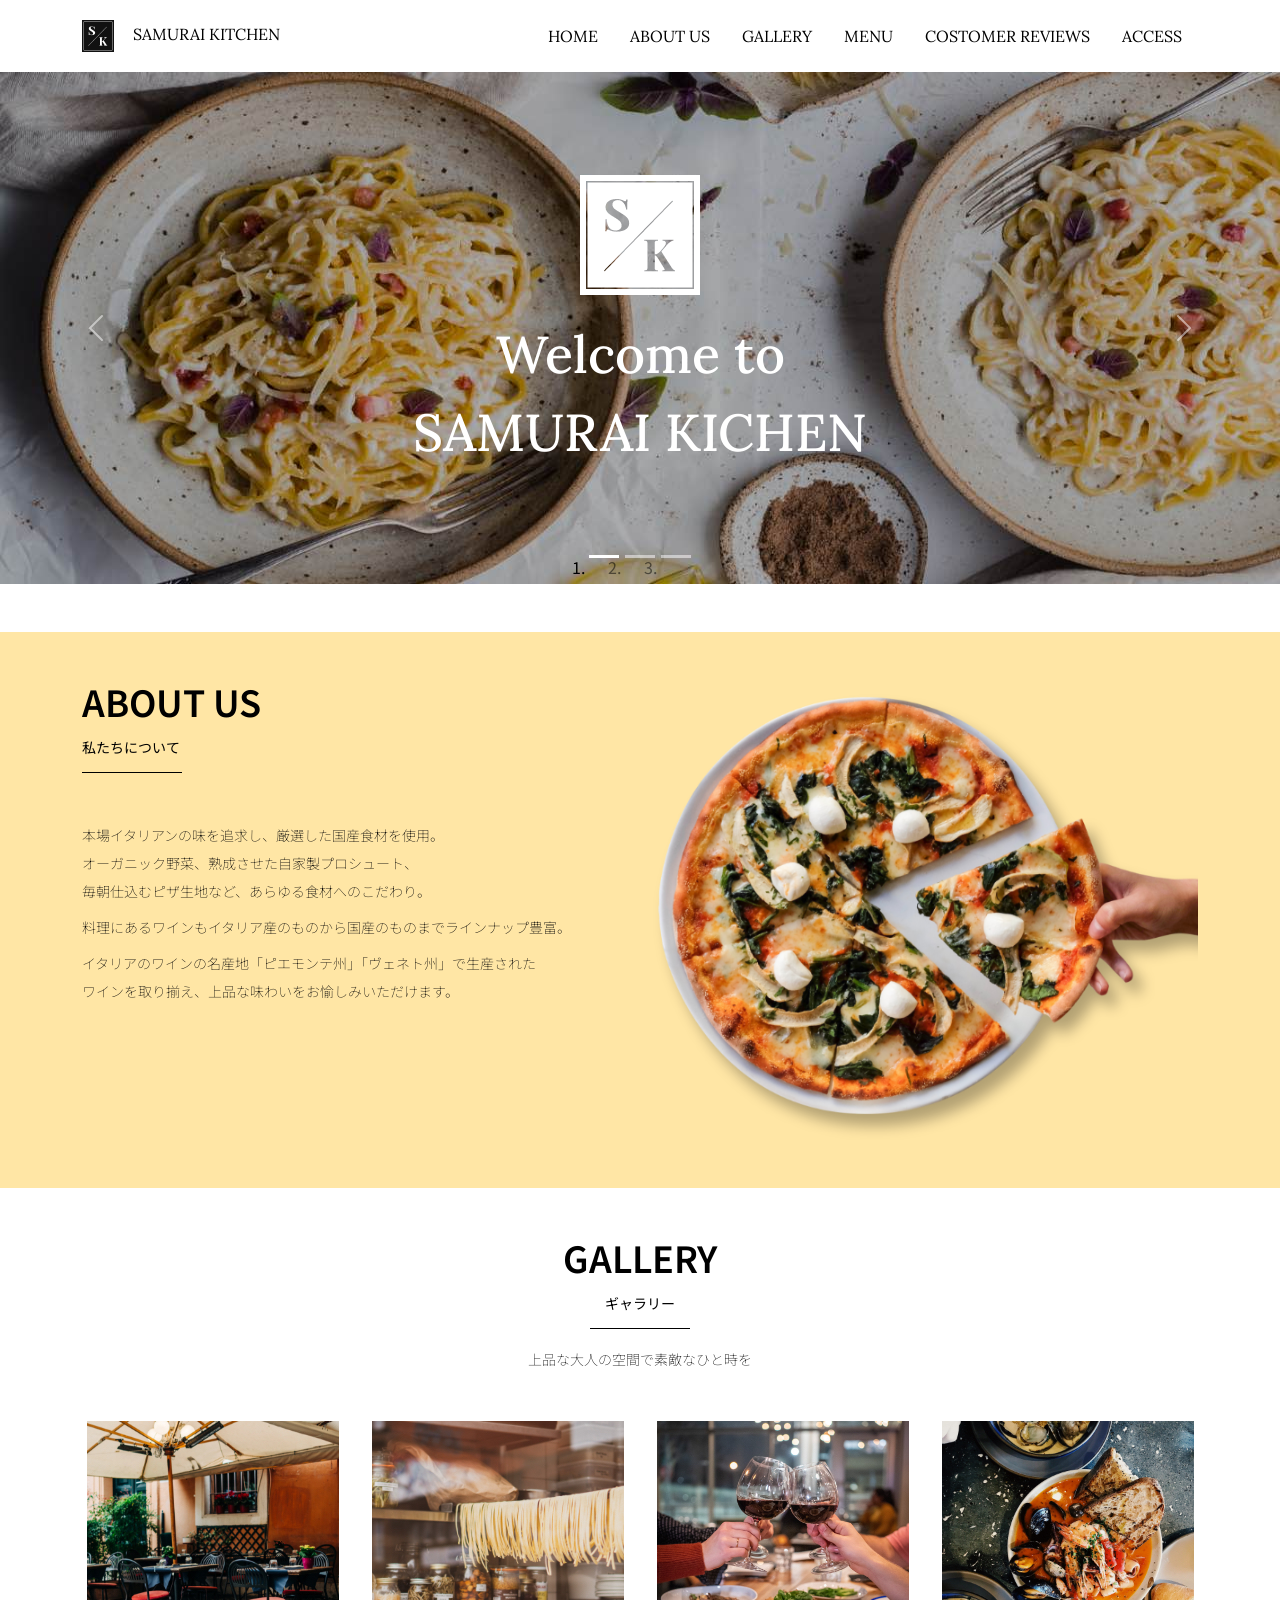
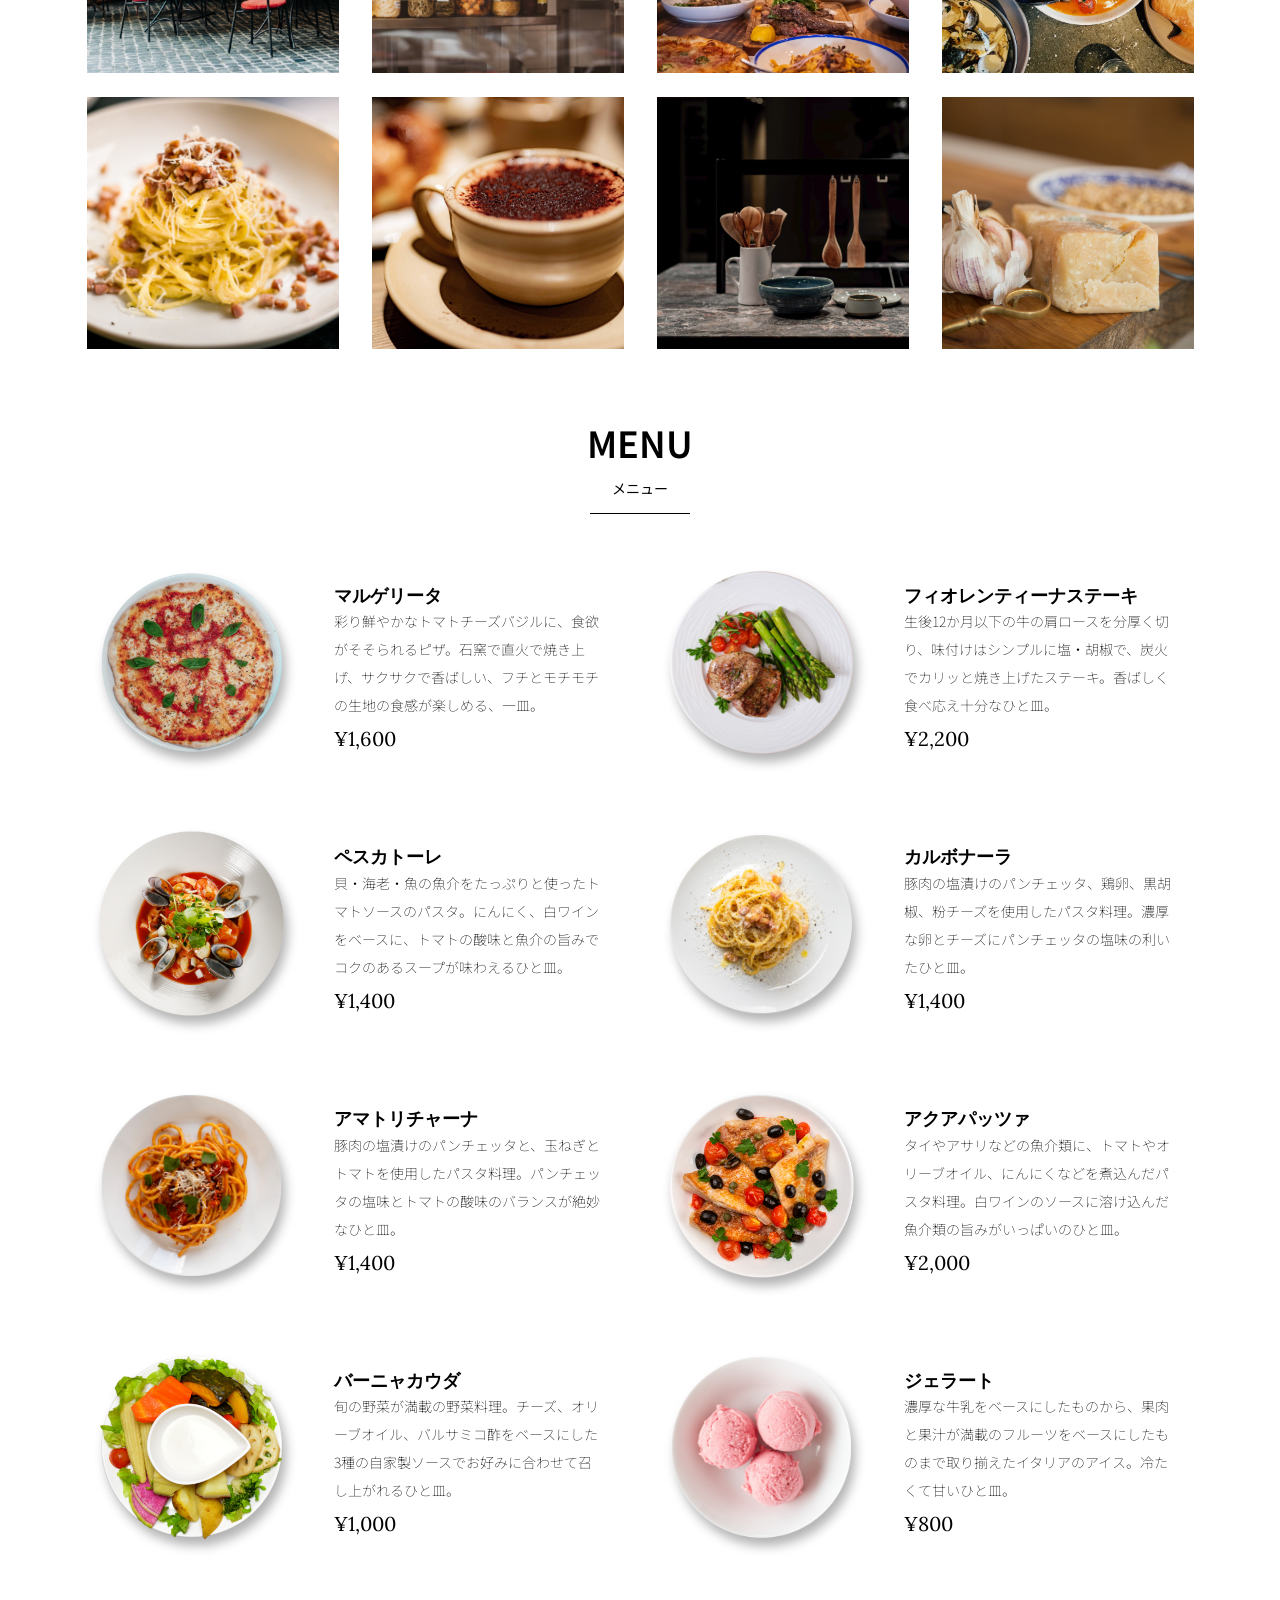
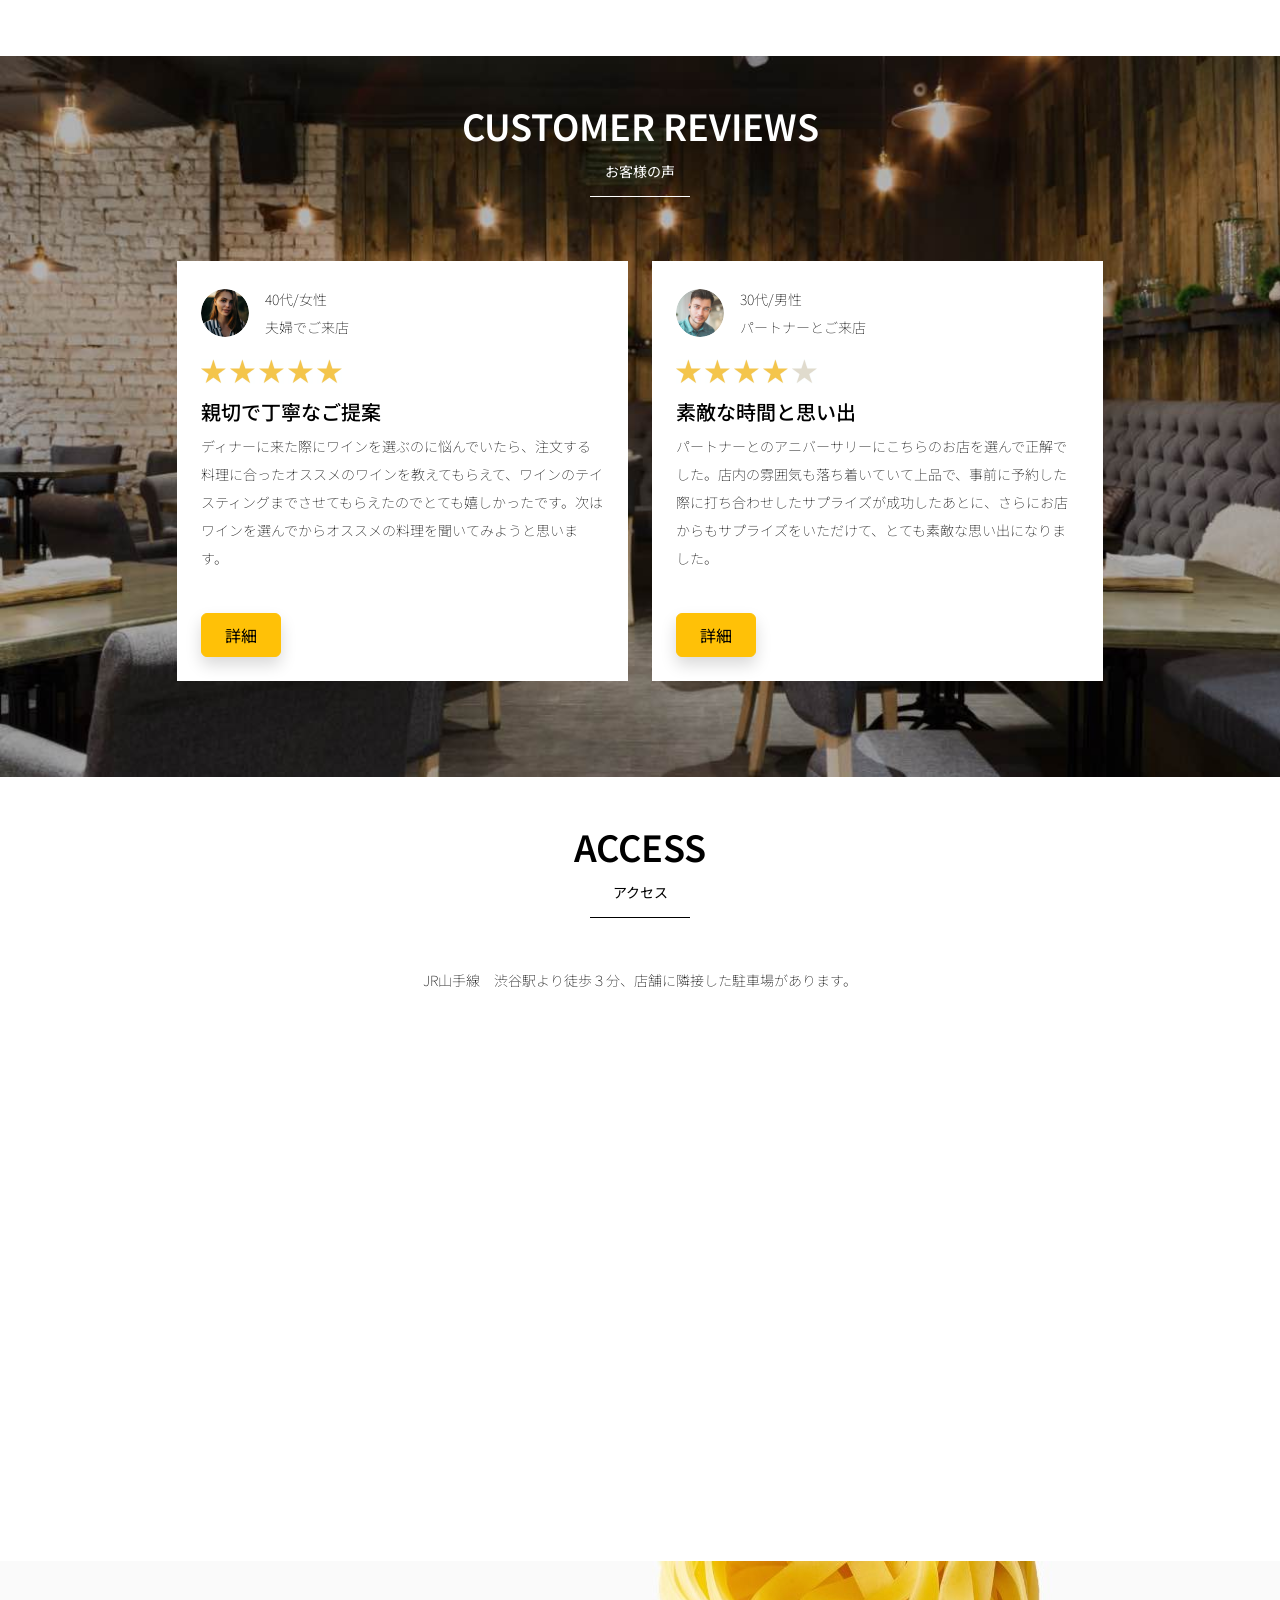
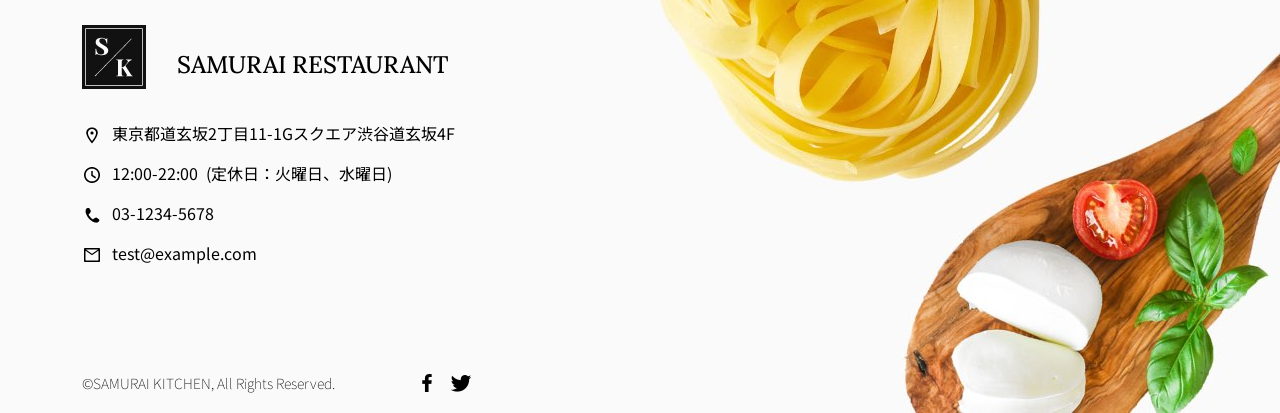
<file: code_for_design_comp/index.html>
<!doctype html>
<html lang="ja">

<head>
  <meta charset="utf-8">
  <meta name="viewport" content="width=device-width, initial-scale=1">
  <meta name="description" content="">
  <meta name="author" content="SAMURAI ENGINEER">
  <title>SAMURAI XD_HTML教材</title>

  <!--　先にBootstrapのcssを読み込む　-->
  <!--  bootstrap.min.cssの読み込み -->
  <link href="https://cdn.jsdelivr.net/npm/bootstrap@5.0.0-beta1/dist/css/bootstrap.min.css" rel="stylesheet"
    integrity="sha384-giJF6kkoqNQ00vy+HMDP7azOuL0xtbfIcaT9wjKHr8RbDVddVHyTfAAsrekwKmP1" crossorigin="anonymous">
  <!--  bootstrap.bundle.min.jsの読み込み -->
  <script src="https://cdn.jsdelivr.net/npm/bootstrap@5.0.0-beta1/dist/js/bootstrap.bundle.min.js"
    integrity="sha384-ygbV9kiqUc6oa4msXn9868pTtWMgiQaeYH7/t7LECLbyPA2x65Kgf80OJFdroafW" crossorigin="anonymous" defer>
  </script>

  <!--  Google Font読み込み -->
  <link rel="preconnect" href="https://fonts.gstatic.com">
  <link href="https://fonts.googleapis.com/css2?family=Lora&display=swap" rel="stylesheet">
  <link href="https://fonts.googleapis.com/css2?family=Noto+Sans+JP:wght@300&display=swap" rel="stylesheet">
  <!--  Font Awesome -->
  <link rel="stylesheet" href="https://use.fontawesome.com/releases/v5.1.0/css/all.css"
    integrity="sha384-lKuwvrZot6UHsBSfcMvOkWwlCMgc0TaWr+30HWe3a4ltaBwTZhyTEggF5tJv8tbt" crossorigin="anonymous">
    <!-- Bootstrapの読み込みのlinkタグよりも後ろに、style.cssを読み込むlinkタグを記述する　-->
    <!-- 今回作成する styles.cssの読み込み -->
  <link href="stylesheet/style.css" rel="stylesheet">
  <!-- ************************************************  -->
</head>

<body>
  <main>
    <!--  ナビゲーションバー開始 -->

  <!-- 親要素　navbarでナビゲーションバー作成。navbar-expand-lgで画面幅が広いときハンバーガーボタンを非表示。 -->  
  <nav class="navbar navbar-expand-lg">
     <!--子要素 navbarのコンテナ -->
    <div class="container">
      <!-- 孫要素　navbar-brandはロゴ部分。独自クラスのmy_navbar_brandで細かな調整。 -->
      <a class="navbar-brand my_navbar_brand">
        <!-- ロゴのアイコンを配置。navbar_brand_logoは独自クラス。 -->
        <img class="img-fluid navbar_brand_logo" src="img/site_logo.png" alt="サイトアイコン">
        <span>SAMURAI KITCHEN</span>
      </a>
      <!-- 孫要素　navbar-togglerはハンバーガーボタンを表示・非表示にするクラス。 -->
      <div class="navbar-toggler hamburger_menu" data-bs-toggle="collapse" data-bs-target="#navbarNav"
      aria-controls="navbarNav" aria-expanded="false" aria-label="Toggle navigation">
    <input type="checkbox" id="hamburger_btn_check">
    <label for="hamburger_btn_check" class="hamburger_btn">
      <img class="btn_open" src="img/button_open.png" alt="ナビゲーションバーのボタン">
      <img class="btn_close" src="img/button_close.png" alt="ナビゲーションバーのボタン">
    </label>
    </div>

<!-- 孫要素　これ以降がナビゲーションメニュー部分。説明は後述。 -->
  <div class="collapse navbar-collapse justify-content-end" id="navbarNav">
      <ul class="navbar-nav">
        <li class="nav-item px-2">
          <a class="nav-link my_nav_link my-2" aria-current="page" href="#">HOME</a>
        </li>

        <li class="nav-item px-2">
          <a class="nav-link my_nav_link my-2" href="#about">ABOUT US</a>
        </li>

        <li class="nav-item px-2">
          <a class="nav-link my_nav_link my-2" href="#gallery">GALLERY</a>
        </li>

        <li class="nav-item px-2">
          <a class="nav-link my_nav_link my-2" href="#menu">MENU</a>
        </li>

        <li class="nav-item px-2">
          <a class="nav-link my_nav_link my-2" href="#review">COSTOMER REVIEWS</a>
        </li>

        <li class="nav-item px-2">
          <a class="nav-link my_nav_link my-2" href="#access">ACCESS</a>
        </li>
        
      </ul>
     </div>
    </div>
  </nav>
    <!--  ナビゲーションバー終了 -->

    <!--  カルーセル開始 -->
    <!-- idのmyCaruselはインジケーター部分のdata-bs-targetと紐づく必要がある。mb-5でした方向に余白追加。-->
   <div id="myCarousel" class="carousel slide mb-5" data-bs-ride="carousel">

      <!--インジケーター部分-->
      <ol class="carousel-indicators">
        <!--この箇所と前述のidは紐づいている。data-bs-slide-toの番号がカルーセルの順番。-->
        <li data-bs-target="#myCarousel" data-bs-slide-to="0" class="active"></li>
        <li data-bs-target="#myCarousel" data-bs-slide-to="1"></li>
        <li data-bs-target="#myCarousel" data-bs-slide-to="2"></li>
      </ol>

      <!-- carousel-inner:カルーセルのキャプションと背景画像の部分。現在は1枚目だけ表示。-->
       <div class="carousel-inner">
        <div class="carousel-item active">
          <img src="img/slider-1.jpg" alt="SAMURAI KICHEN-1">
          <div class="carousel-caption">
          <h1 class="my_carousel_caption">
            Welcome to<br>
            SAMURAI KICHEN
          </h1>
        </div>
       </div>
        <!--カルーセル２枚目-->
       <div class="carousel-item">
          <img src="img/slider-2.jpg" alt="サンプル画像">
          <div class="carousel-caption">
            <h1 class="my_carousel_caption">
              The fabulous combination of&nbsp;wine&nbsp;and&nbsp;food
            </h1>
        </div>
       </div>
       <!--カルーセル３枚目-->
       <div class="carousel-item">
          <img src="img/slider-3.jpg" alt="サンプル画像">
          <div class="carousel-caption">
            <h1 class="my_carousel_caption">
              Get the Italian taste<br>
              at the SAMURAI&nbsp;KITCHEN
            </h1>
          </div>
        </div>
       </div>

    <!--コントロールボタン　左側-->
    <a class="carousel-control-prev" href="#myCarousel" role="button" data-bs-slide="prev">
      <span class="carousel-control-prev-icon" aria-hidden="true"></span>
      <span class="visually-hidden">Previous</span>
    </a>

    <!--コントロールボタン　右側-->
    <a class="carousel-control-next" href="#myCarousel" role="button" data-bs-slide="next">
      <span class="carousel-control-next-icon" aria-hidden="true"></span>
    </a>
  </div>
    <!-- カルーセル終了 -->

    <!-- アバウトセクション開始 -->
    <section class="about_us_bg" id="about">
    <!--コンテンツの中央揃え。上下方向にパディング（サイズ５）。下方向にマージン（サイズ５）。-->
      <div class="container py-5 mb-5">

        <!--rowクラス（行）-->
        <div class="row">
          <!--左側カラム（６/12分割）-->
          <div class="col-lg-6 text-left">
            <!--上下方向にパディング（サイズ５）-->
            <div class="mb-5">
              <!--下方向にマージン（サイズ５）-->
              <h2 class="section_title about mb-5">
                ABOUT US
              </h2>
              <!--下方向にマージン（サイズ２）-->
              <p class="mb-2">
                本場イタリアンの味を追求し、厳選した国産食材を使用。<br>
                オーガニック野菜、熟成させた自家製プロシュート、<br>
                毎朝仕込むピザ生地など、あらゆる食材へのこだわり。<br>
              </p>
              <!--下方向にマージン（サイズ２）-->
              <p class="mb-2">
                料理にあるワインもイタリア産のものから国産のものまでラインナップ豊富。<br>
              </p>
              <!--下方向にマージン（サイズ２）-->
              <p class="mb-2">
                イタリアのワインの名産地「ピエモンテ州」「ヴェネト州」で生産された<br>
                ワインを取り揃え、上品な味わいをお愉しみいただけます。<br>
              </p>
            </div>
          </div>

          <!--右側カラム（6/12分割)-->
          <div class="col-lg-6">
            <!--画像を配置-->
            <img src="img/img-about-us.png" class="img-fluid" alt="pizza">
          </div>
        </div>
      </div>
    </section>
    <!--  アバウトセクション終了 -->

    <!--  ギャラリーセクション開始 -->
    <section id="gallery">
      <div class="container mb-5">
        <h2 class="mb-3 section_title gallery text-center">GALLERY</h2>
        <p class="text-center mb-5">
          上品な大人の空間で素敵なひと時を
        </p>
        <div class="row">
          <div class="col-6 col-lg-3 mb-4 d-flex justify-content-center">
            <img class="img-fluid" src="img/gallery-1.jpg" alt="サンプル画像">
          </div>

          <div class="col-6 col-lg-3 mb-4 d-flex justify-content-center">
            <img class="img-fluid" src="img/gallery-2.jpg" alt="サンプル画像">
          </div>

          <div class="col-6 col-lg-3 mb-4 d-flex justify-content-center">
            <img class="img-fluid" src="img/gallery-3.jpg" alt="サンプル画像">
          </div>

          <div class="col-6 col-lg-3 mb-4 d-flex justify-content-center">
            <img class="img-fluid" src="img/gallery-4.jpg" alt="サンプル画像">
          </div>

          <div class="col-6 col-lg-3 mb-4 d-flex justify-content-center">
            <img class="img-fluid" src="img/gallery-5.jpg" alt="サンプル画像">
          </div>

          <div class="col-6 col-lg-3 mb-4 d-flex justify-content-center">
            <img class="img-fluid" src="img/gallery-6.jpg" alt="サンプル画像">
          </div>

          <div class="col-6 col-lg-3 mb-4 d-flex justify-content-center">
            <img class="img-fluid" src="img/gallery-7.jpg" alt="サンプル画像">
          </div>

          <div class="col-6 col-lg-3 mb-4 d-flex justify-content-center">
            <img class="img-fluid" src="img/gallery-8.jpg" alt="サンプル画像">
          </div>

        </div>
     </div>
    </section>
    <!--  ギャラリーセクション終了 -->

    <!--  メニューセクション -->
    <section id="menu">
      <div class="container">
        <div class="row">
          <div class="col-lg-12">
            <h2 class="section_title menu text-center mb-5">MENU</h2>
          </div>
        </div>
      </div>

      <div class="container mb-5">
        <div class="row">
          <div class="col-12 col-lg-6">
            <div class="row g-0 mb-4">
              <div class="col-12 col-lg-5 text-center">
                <img src="img/margherita.png" class="img-fluid" alt="マルゲリータ">
              </div>
              <div class="col-12 col-lg-7 p-4">
              <h4 class="mb-0 menu_title">マルゲリータ</h4>
                <p class="my-auto">彩り鮮やかなトマトチーズバジルに、食欲がそそられるピザ。石窯で直火で焼き上げ、サクサクで香ばしい、フチとモチモチの生地の食感が楽しめる、一皿。</p>
                <p class="menu_price">¥1,600</p>
              </div>
            </div>
          </div>

          <div class="col-12 col-lg-6">
            <div class="row g-0 mb-4">
              <div class="col-12 col-lg-5 text-center">
              <img src="img/steak.png" class="img-fluid" alt="フィオレンティーナステーキ">
              </div>
              <div class="col-12 col-lg-7 p-4">
                <h4 class="mb-0 menu_title">フィオレンティーナステーキ</h4>
                <p class="my-auto">生後12か月以下の牛の肩ロースを分厚く切り、味付けはシンプルに塩・胡椒で、炭火でカリッと焼き上げたステーキ。香ばしく食べ応え十分なひと皿。</p>
                <p class="menu_price">¥2,200</p>
              </div>
            </div>
          </div>

          <div class="col-12 col-lg-6">
            <div class="row g-0 mb-4">
              <div class="col-12 col-lg-5 text-center">
                <img src="img/pescatore.png" class="img-fluid" alt="ペスカトーレ">
              </div>
              <div class="col-12 col-lg-7 p-4">
                <h4 class="mb-0 menu_title">ペスカトーレ</h4>
                <p class="my-auto">貝・海老・魚の魚介をたっぷりと使ったトマトソースのパスタ。にんにく、白ワインをベースに、トマトの酸味と魚介の旨みでコクのあるスープが味わえるひと皿。</p>
                <p class="menu_price">¥1,400</p>
              </div>
            </div>
          </div>

          <div class="col-12 col-lg-6">
            <div class="row g-0 mb-4">
              <div class="col-12 col-lg-5 text-center">
                <img src="img/carbonara.png" class="img-fluid" alt="カルボナーラ">
              </div>
              <div class="col-12 col-lg-7 p-4">
                <h4 class="mb-0 menu_title">カルボナーラ</h4>
                <p class="my-auto">豚肉の塩漬けのパンチェッタ、鶏卵、黒胡椒、粉チーズを使用したパスタ料理。濃厚な卵とチーズにパンチェッタの塩味の利いたひと皿。</p>
                <p class="menu_price">¥1,400</p>
              </div>
            </div>
          </div>

          <div class="col-12 col-lg-6">
            <div class="row g-0 mb-4">
              <div class="col-12 col-lg-5 text-center">
                <img src="img/amatriciana.png" class="img-fluid" alt="アマトリチャーナ">
              </div>
              <div class="col-12 col-lg-7 p-4">
                <h4 class="mb-0 menu_title">アマトリチャーナ</h4>
                <p class="my-auto">豚肉の塩漬けのパンチェッタと、玉ねぎとトマトを使用したパスタ料理。パンチェッタの塩味とトマトの酸味のバランスが絶妙なひと皿。</p>
                <p class="menu_price">¥1,400</p>
              </div>
            </div>
          </div>

          <div class="col-12 col-lg-6">
            <div class="row g-0 mb-4">
              <div class="col-12 col-lg-5 text-center">
                <img src="img/acqua-pazza.png" class="img-fluid" alt="アクアパッツァ">
              </div>
              <div class="col-12 col-lg-7 p-4">
                <h4 class="mb-0 menu_title">アクアパッツァ</h4>
                <p class="my-auto">タイやアサリなどの魚介類に、トマトやオリーブオイル、にんにくなどを煮込んだパスタ料理。白ワインのソースに溶け込んだ魚介類の旨みがいっぱいのひと皿。</p>
                <p class="menu_price">¥2,000</p>
              </div>
            </div>
          </div>

          <div class="col-12 col-lg-6">
            <div class="row g-0 mb-4">
              <div class="col-12 col-lg-5 text-center">
                <img src="img/bagna-cauda.png" class="img-fluid" alt="バーニャカウダ">
              </div>
              <div class="col-12 col-lg-7 p-4">
                <h4 class="mb-0 menu_title">バーニャカウダ</h4>
                <p class="my-auto">旬の野菜が満載の野菜料理。チーズ、オリーブオイル、バルサミコ酢をベースにした3種の自家製ソースでお好みに合わせて召し上がれるひと皿。</p>
                <p class="menu_price">¥1,000</p>
              </div>
            </div>
          </div>

          <div class="col-12 col-lg-6">
            <div class="row g-0 mb-4">
              <div class="col-12 col-lg-5 text-center">
                <img src="img/gelato.png" class="img-fluid" alt="ジェラート">
              </div>
              <div class="col-12 col-lg-7 p-4">
                <h4 class="mb-0 menu_title">ジェラート</h4>
                <p class="my-auto">濃厚な牛乳をベースにしたものから、果肉と果汁が満載のフルーツをベースにしたものまで取り揃えたイタリアのアイス。冷たくて甘いひと皿。</p>
                <p class="menu_price">¥800</p>
              </div>
            </div>
          </div>
        </div>
      </div>
    </section>
    <!-- メニューセクション終了 -->

       <!-- レビューセクション開始 -->
    <section id="review">
    <!-- review_wrapper で背景画像を設定します -->
     <div class="review_wrapper">

       <!-- container部分 -->
       <div class="container py-5 mb-5">

         <!-- 中央揃えでタイトルを表示 -->
         <div class="text-center mb-5">
           <h2 class="section_title review text-center text-white">CUSTOMER REVIEWS</h2>
         </div>

         <!-- row部分：左右のカラムを中央揃え -->
         <div class="row pb-5 justify-content-center">

           <!-- 左側カラム -->
           <div class="col-12 col-lg-5 mt-3">

             <!-- 背景を白色に設定 -->
             <div class="bg-white h_420">

               <!-- 内側にパディング4 -->
               <div class="p-4">

                 <!-- 顔写真と年齢などのテキストはd-flexで横並びにする　中央揃え -->
                 <div class="d-flex align-items-center">
                   <!-- お客様の画像を配置 -->
                   <img src="img/customer-woman.png" class="reviewer_img" alt="サンプル画像">
                   <div>
                     <!-- お客様情報のテキスト -->
                     <p class="my-0">40代/女性</p>
                     <p class="my-0">夫婦でご来店</p>
                   </div>
                 </div>

                 <div class="my-3">
                   <!-- 星の画像を表示 -->
                   <img src="img/star-point.png" class="star_img" alt="star">
                   <img src="img/star-point.png" class="star_img" alt="star">
                   <img src="img/star-point.png" class="star_img" alt="star">
                   <img src="img/star-point.png" class="star_img" alt="star">
                   <img src="img/star-point.png" class="star_img" alt="star">
                 </div>

                 <!-- レビュータイトル -->
                 <h5>親切で丁寧なご提案</h5>
                 <!-- レビュー内容 -->
                 <p>
                   ディナーに来た際にワインを選ぶのに悩んでいたら、注文する料理に合ったオススメのワインを教えてもらえて、ワインのテイスティングまでさせてもらえたのでとても嬉しかったです。次はワインを選んでからオススメの料理を聞いてみようと思います。
                 </p>

                 <!-- 黄色のボタンを配置 -->
                 <button type="button" class="btn btn-warning shadow fix_bottom">詳細</button>
               </div>
             </div>
           </div>

           <!-- 右側カラム：左側カラムと内容が同じなので説明は省略 -->
           <div class="col-12 col-lg-5 mt-3">
             <div class="bg-white h_420">
               <div class="p-4">
                 <div class="d-flex align-items-center">
                   <img src="img/customer-man.png" class="reviewer_img" alt="サンプル画像">
                   <div>
                     <p class="my-0">30代/男性</p>
                     <p class="my-0">パートナーとご来店</p>
                   </div>
                 </div>
                 <div class="my-3">
                   <img src="img/star-point.png" class="star_img" alt="star">
                   <img src="img/star-point.png" class="star_img" alt="star">
                   <img src="img/star-point.png" class="star_img" alt="star">
                   <img src="img/star-point.png" class="star_img" alt="star">
                   <img src="img/star-no-point.png" class="star_img" alt="no-star">
                 </div>
                 <h5>素敵な時間と思い出</h5>
                 <p>
                   パートナーとのアニバーサリーにこちらのお店を選んで正解でした。店内の雰囲気も落ち着いていて上品で、事前に予約した際に打ち合わせしたサプライズが成功したあとに、さらにお店からもサプライズをいただけて、とても素敵な思い出になりました。
                 </p>
                 <button type="button" class="btn btn-warning shadow fix_bottom">詳細</button>
               </div>
             </div>
           </div>
         </div>
       </div>
     </div>
    </section>
   
    <!-- レビューセクション終了 -->

    <!--アクセスセクション開始 -->
    <section id="access">
      <div class="container">

        <div class="row">
          <div class="col-lg-12 text-center mb-5">
            <h2 class="section_title text-center access mb-5">ACCESS</h2> 
            <p>JR山手線　渋谷駅より徒歩３分、店舗に隣接した駐車場があります。</p>
          </div>
        </div>
      </div>
      
      <div class="container mb-5 px-2">
        <!--この部分にマップ配置-->
        <iframe 
        src="https://www.google.com/maps/embed?pb=!1m18!1m12!1m3!1d3240.060393772694!2d139.7747129!3d35.7001314!2m3!1f0!2f0!3f0!3m2!1i1024!2i768!4f13.1!3m3!1m2!1s0x60188b602972bb83%3A0xa6b553df33a5bd04!2zU0FNVVJBSSBFTkdJTkVFUiDkvo3jgqjjg7Pjgrjjg4vjgqI!5e0!3m2!1sja!2sjp!4v1795409933663!5m2!1sja!2sjp" 
        class="w-100" style="height: 50vh;" loading="lazy" referrerpolicy="strict-origin-when-cross-origin">
        </iframe>
      </div>
    </section>
    <!--  アクセスセクション終了 -->


    <!-- フッター開始 -->
    <footer id="footer">
      <div class="container">
        <div class="row">
          <!--親要素にposition-relativeを設定-->
          <!--2カラムに分けたレイアウトの左側カラム-->
          <div class="col-12 col-lg-6 position-relative">
          <!--左側カラムのレイアウトをさらに分けるためにrowを使用-->
          <div class="row pt-5">

            <!--画面をさらに２：１０に分割-->
            <!--ここは２：１０の２の部分-->
            <div class="col-lg-2 text-center my-3">
            <!--サイトロゴ-->
              <img class="img-fluid footer_brand_logo" src="img/site_logo.png" alt="サンプル画像">
            </div>
              <!--２：１０の１０の部分-->
              <div class="col-lg-10 align-self-center mt-3">
                <!--タイトル文字-->
                <h2 class="m-0 footer_text">SAMURAI RESTAURANT</h2>
              </div>
            </div>

            <div class="restaurant_info py-3">
             <!--住所-->
              <div class="d-flex mb-3">
                <img src="img/icon-Marker.png" alt="market">
                <p class="p-0 m-0">東京都道玄坂2丁目11-1Gスクエア渋谷道玄坂4F</p>
              </div>
            <!--営業時間-->
              <div class="d-flex mb-3">
                <img src="img/icon-Clock.png" alt="clock">
                <p class="p-0 m-0">12:00-22:00&nbsp;&nbsp;(定休日：火曜日、水曜日)</p>
              </div>
            <!--電話番号-->
              <div class="d-flex mb-3">
                <img src="img/icon-Phone.png" alt="phone">
                <p class="p-0 m-0">03-1234-5678</p>
              </div>
            <!--E-mail-->
              <div class="d-flex mb-3">
                <img src="img/icon-Mail.png" alt="mail">
                <p class="p-0 m-0">test@example.com</p>
              </div>
            </div>

            <!--copy_rightクラスでabsoluteを設定。align-items-centerで上下中央揃え。-->
            <div class="copy_right align-items-center">
              <p>
                ©SAMURAI KITCHEN, All Rights Reserved.
              </p>
              <!--SNSアイコンに独自クラスsns_imgを表示-->
              <img src="img/icon-facebook.png" class="sns_img" alt="facebook">
              <img src="img/icon-twitter.png" class="sns_img" alt="twitter">
            </div>
          </div>

          <!--2カラムに分けたレイアウトの右側カラム-->
          <div class="col-12 col-lg-6 d-none d-lg-block">
            <!--背景画像を表示-->
            <img src="img/background-footer.jpg" alt="背景画像">
          </div>
        </div>
      </div>
    </footer>
    <!-- フッター終了 -->
  </main>
</body>

</html>
</file>
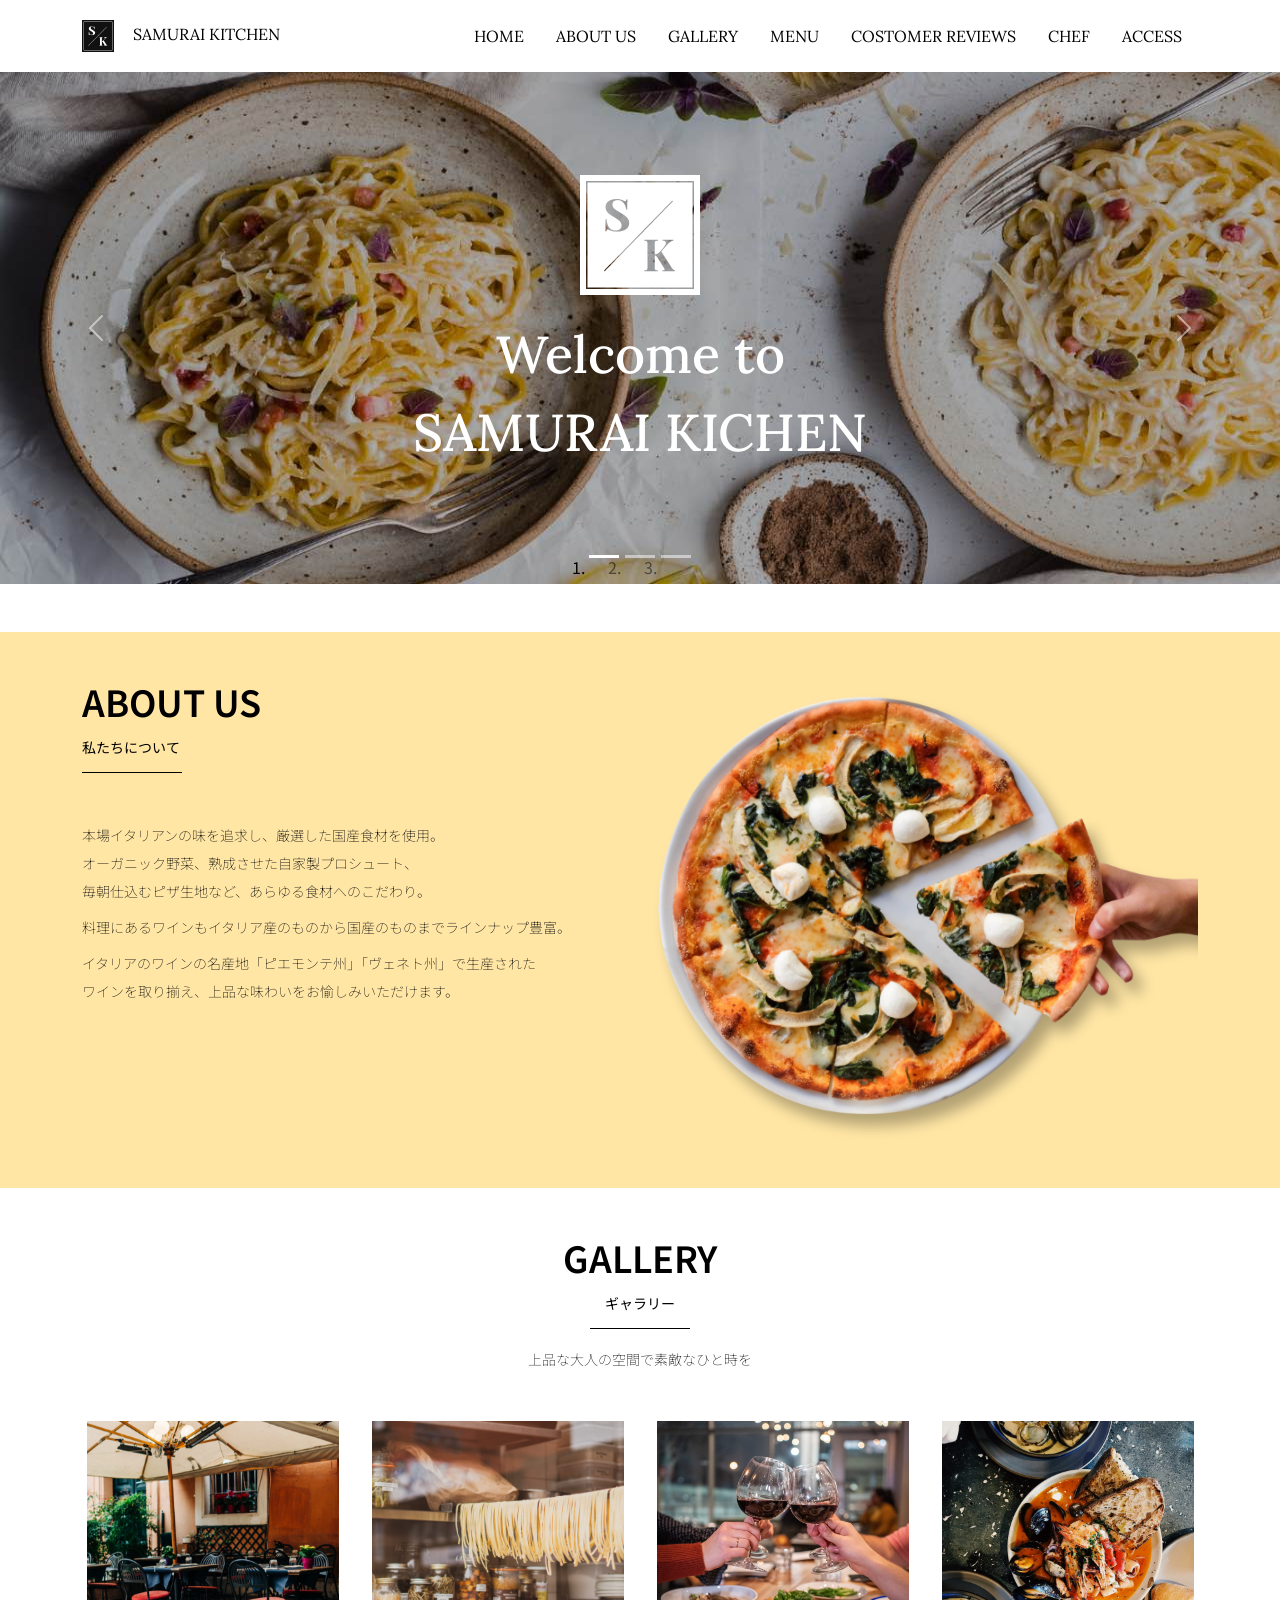
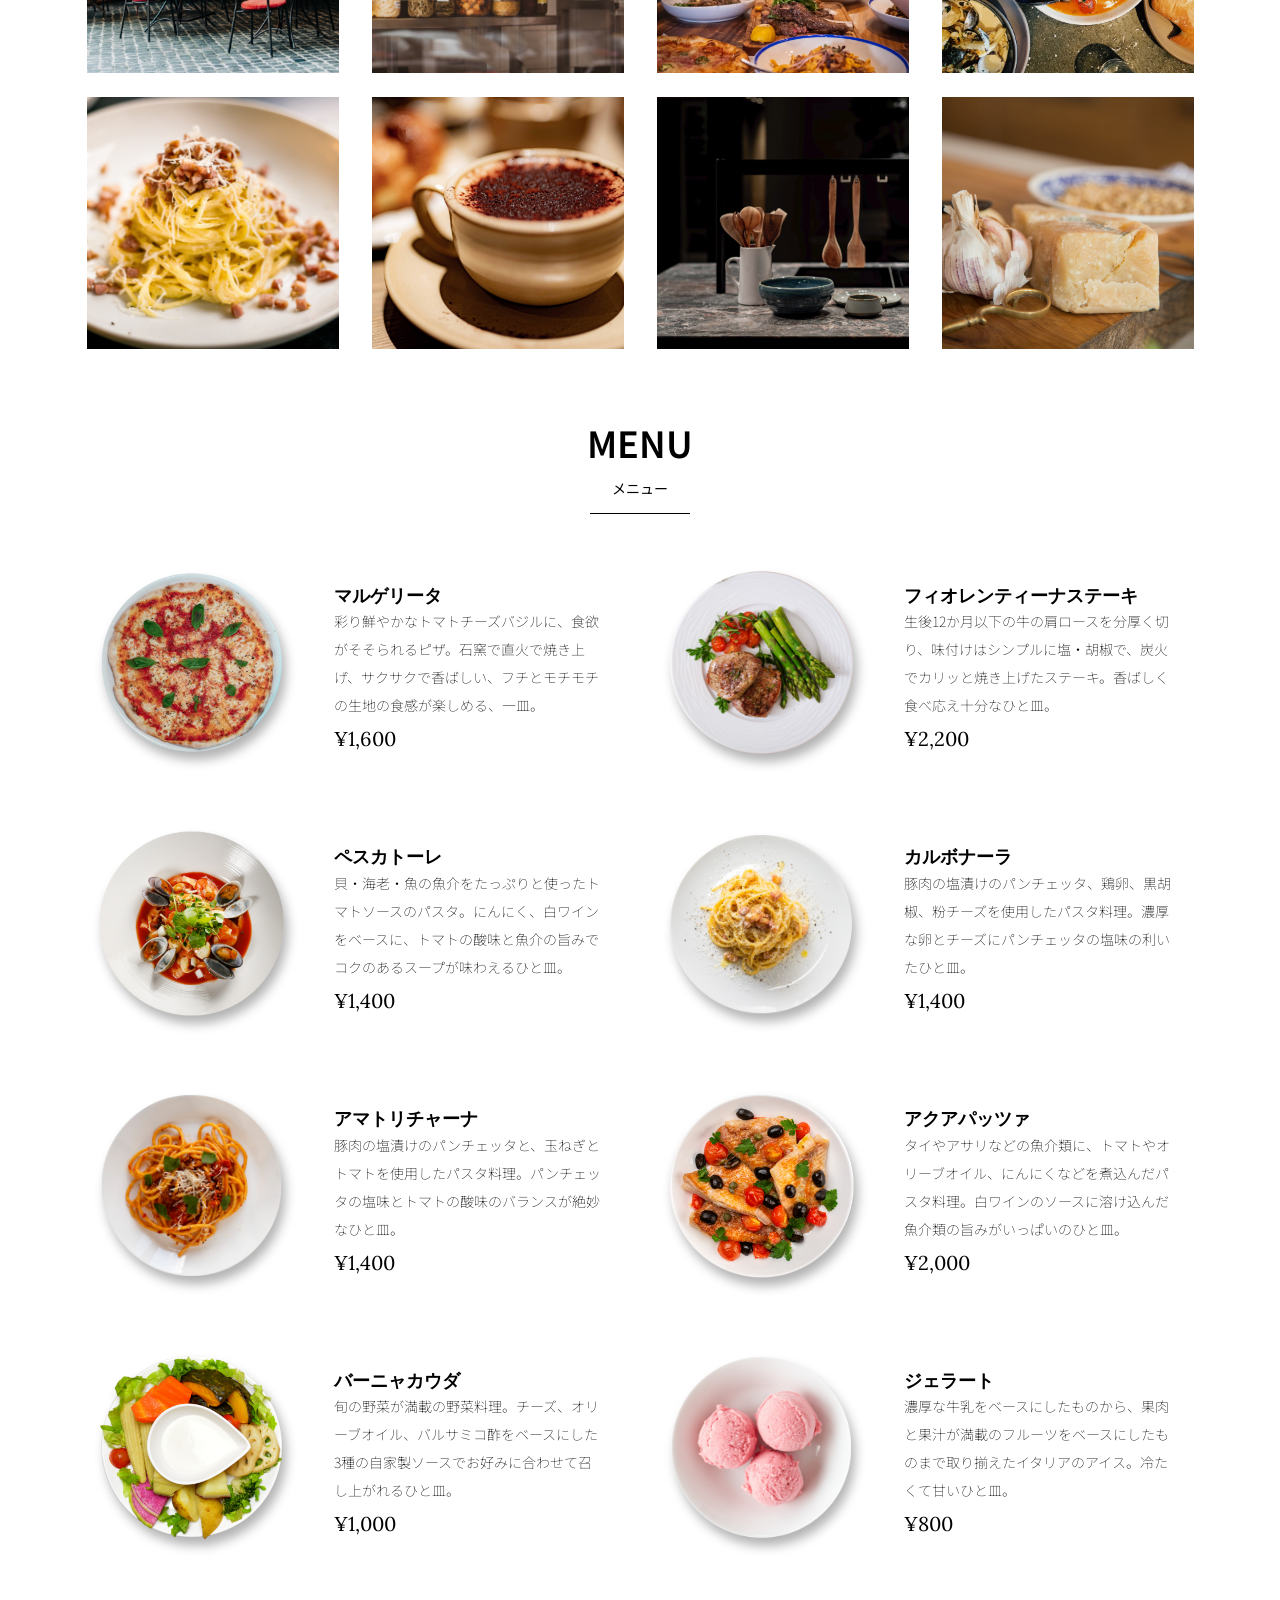
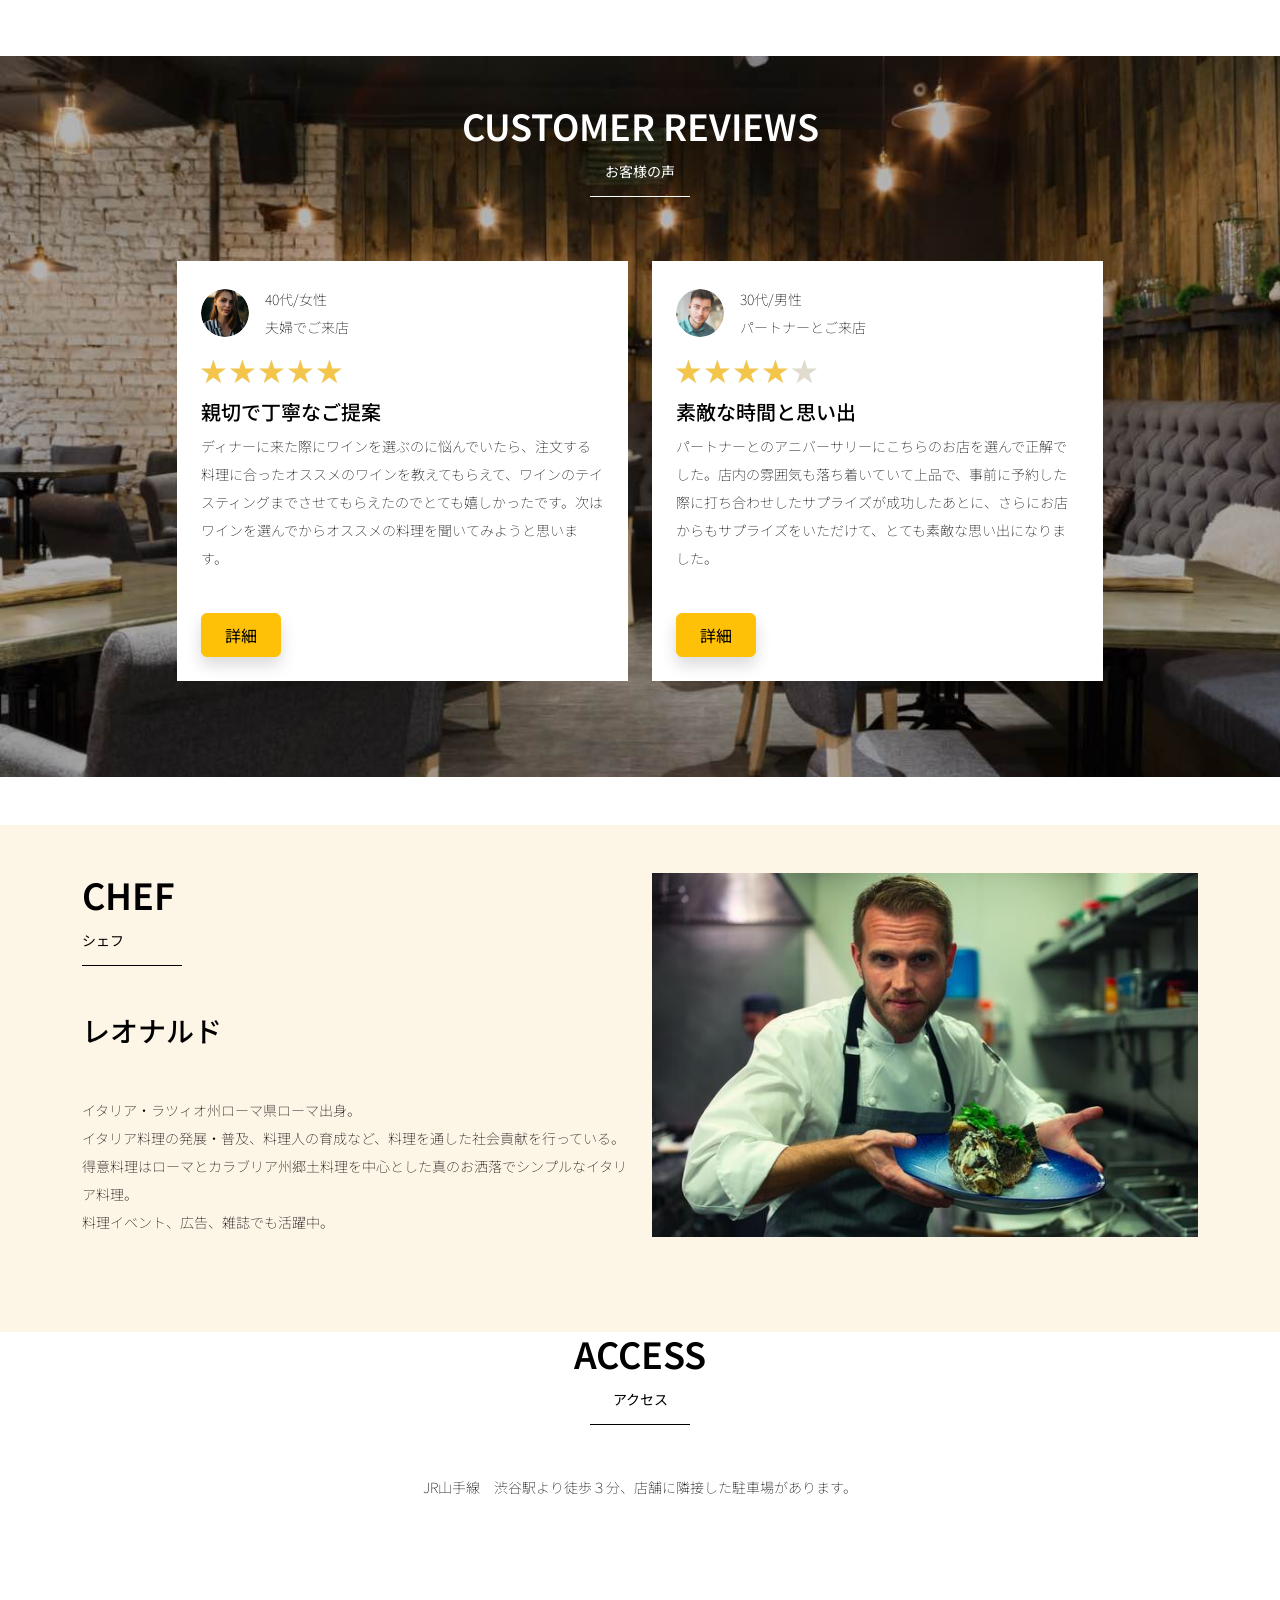
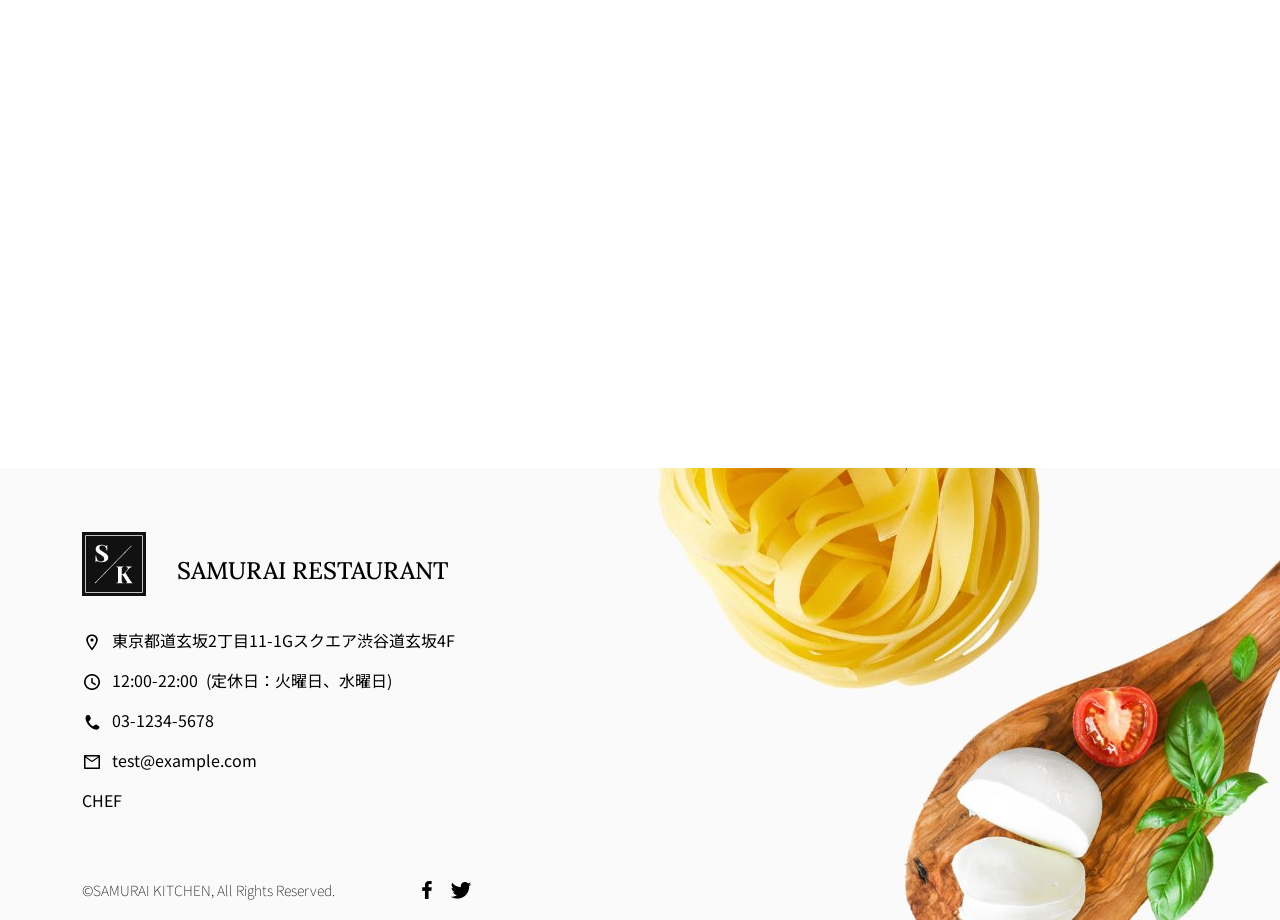
<file: kadai_015/index.html>
<!doctype html>
<html lang="ja">

<head>
  <meta charset="utf-8">
  <meta name="viewport" content="width=device-width, initial-scale=1">
  <meta name="description" content="">
  <meta name="author" content="SAMURAI ENGINEER">
  <title>SAMURAI XD_HTML教材</title>

  <!--　先にBootstrapのcssを読み込む　-->
  <!--  bootstrap.min.cssの読み込み -->
  <link href="https://cdn.jsdelivr.net/npm/bootstrap@5.0.0-beta1/dist/css/bootstrap.min.css" rel="stylesheet"
    integrity="sha384-giJF6kkoqNQ00vy+HMDP7azOuL0xtbfIcaT9wjKHr8RbDVddVHyTfAAsrekwKmP1" crossorigin="anonymous">
  <!--  bootstrap.bundle.min.jsの読み込み -->
  <script src="https://cdn.jsdelivr.net/npm/bootstrap@5.0.0-beta1/dist/js/bootstrap.bundle.min.js"
    integrity="sha384-ygbV9kiqUc6oa4msXn9868pTtWMgiQaeYH7/t7LECLbyPA2x65Kgf80OJFdroafW" crossorigin="anonymous" defer>
  </script>

  <!--  Google Font読み込み -->
  <link rel="preconnect" href="https://fonts.gstatic.com">
  <link href="https://fonts.googleapis.com/css2?family=Lora&display=swap" rel="stylesheet">
  <link href="https://fonts.googleapis.com/css2?family=Noto+Sans+JP:wght@300&display=swap" rel="stylesheet">
  <!--  Font Awesome -->
  <link rel="stylesheet" href="https://use.fontawesome.com/releases/v5.1.0/css/all.css"
    integrity="sha384-lKuwvrZot6UHsBSfcMvOkWwlCMgc0TaWr+30HWe3a4ltaBwTZhyTEggF5tJv8tbt" crossorigin="anonymous">
    <!-- Bootstrapの読み込みのlinkタグよりも後ろに、style.cssを読み込むlinkタグを記述する　-->
    <!-- 今回作成する styles.cssの読み込み -->
  <link href="stylesheet/style.css" rel="stylesheet">
  <!-- ************************************************  -->
</head>

<body>
  <main>
    <!--  ナビゲーションバー開始 -->

  <!-- 親要素　navbarでナビゲーションバー作成。navbar-expand-lgで画面幅が広いときハンバーガーボタンを非表示。 -->  
  <nav class="navbar navbar-expand-lg">
     <!--子要素 navbarのコンテナ -->
    <div class="container">
      <!-- 孫要素　navbar-brandはロゴ部分。独自クラスのmy_navbar_brandで細かな調整。 -->
      <a class="navbar-brand my_navbar_brand">
        <!-- ロゴのアイコンを配置。navbar_brand_logoは独自クラス。 -->
        <img class="img-fluid navbar_brand_logo" src="img/site_logo.png" alt="サイトアイコン">
        <span>SAMURAI KITCHEN</span>
      </a>
      <!-- 孫要素　navbar-togglerはハンバーガーボタンを表示・非表示にするクラス。 -->
      <div class="navbar-toggler hamburger_menu" data-bs-toggle="collapse" data-bs-target="#navbarNav"
      aria-controls="navbarNav" aria-expanded="false" aria-label="Toggle navigation">
    <input type="checkbox" id="hamburger_btn_check">
    <label for="hamburger_btn_check" class="hamburger_btn">
      <img class="btn_open" src="img/button_open.png" alt="ナビゲーションバーのボタン">
      <img class="btn_close" src="img/button_close.png" alt="ナビゲーションバーのボタン">
    </label>
    </div>

<!-- 孫要素　これ以降がナビゲーションメニュー部分。説明は後述。 -->
  <div class="collapse navbar-collapse justify-content-end" id="navbarNav">
      <ul class="navbar-nav">
        <li class="nav-item px-2">
          <a class="nav-link my_nav_link my-2" aria-current="page" href="#">HOME</a>
        </li>

        <li class="nav-item px-2">
          <a class="nav-link my_nav_link my-2" href="#about">ABOUT US</a>
        </li>

        <li class="nav-item px-2">
          <a class="nav-link my_nav_link my-2" href="#gallery">GALLERY</a>
        </li>

        <li class="nav-item px-2">
          <a class="nav-link my_nav_link my-2" href="#menu">MENU</a>
        </li>

        <li class="nav-item px-2">
          <a class="nav-link my_nav_link my-2" href="#review">COSTOMER REVIEWS</a>
        </li>

        <li class="nav-item px-2">
          <a class="nav-link my_nav_link my-2" href="#chef">CHEF</a>
        </li>

        <li class="nav-item px-2">
          <a class="nav-link my_nav_link my-2" href="#access">ACCESS</a>
        </li>
        
      </ul>
     </div>
    </div>
  </nav>
    <!--  ナビゲーションバー終了 -->

    <!--  カルーセル開始 -->
    <!-- idのmyCaruselはインジケーター部分のdata-bs-targetと紐づく必要がある。mb-5でした方向に余白追加。-->
   <div id="myCarousel" class="carousel slide mb-5" data-bs-ride="carousel">

      <!--インジケーター部分-->
      <ol class="carousel-indicators">
        <!--この箇所と前述のidは紐づいている。data-bs-slide-toの番号がカルーセルの順番。-->
        <li data-bs-target="#myCarousel" data-bs-slide-to="0" class="active"></li>
        <li data-bs-target="#myCarousel" data-bs-slide-to="1"></li>
        <li data-bs-target="#myCarousel" data-bs-slide-to="2"></li>
      </ol>

      <!-- carousel-inner:カルーセルのキャプションと背景画像の部分。現在は1枚目だけ表示。-->
       <div class="carousel-inner">
        <div class="carousel-item active">
          <img src="img/slider-1.jpg" alt="SAMURAI KICHEN-1">
          <div class="carousel-caption">
          <h1 class="my_carousel_caption">
            Welcome to<br>
            SAMURAI KICHEN
          </h1>
        </div>
       </div>
        <!--カルーセル２枚目-->
       <div class="carousel-item">
          <img src="img/slider-2.jpg" alt="サンプル画像">
          <div class="carousel-caption">
            <h1 class="my_carousel_caption">
              The fabulous combination of&nbsp;wine&nbsp;and&nbsp;food
            </h1>
        </div>
       </div>
       <!--カルーセル３枚目-->
       <div class="carousel-item">
          <img src="img/slider-3.jpg" alt="サンプル画像">
          <div class="carousel-caption">
            <h1 class="my_carousel_caption">
              Get the Italian taste<br>
              at the SAMURAI&nbsp;KITCHEN
            </h1>
          </div>
        </div>
       </div>

    <!--コントロールボタン　左側-->
    <a class="carousel-control-prev" href="#myCarousel" role="button" data-bs-slide="prev">
      <span class="carousel-control-prev-icon" aria-hidden="true"></span>
      <span class="visually-hidden">Previous</span>
    </a>

    <!--コントロールボタン　右側-->
    <a class="carousel-control-next" href="#myCarousel" role="button" data-bs-slide="next">
      <span class="carousel-control-next-icon" aria-hidden="true"></span>
    </a>
  </div>
    <!-- カルーセル終了 -->

    <!-- アバウトセクション開始 -->
    <section class="about_us_bg" id="about">
    <!--コンテンツの中央揃え。上下方向にパディング（サイズ５）。下方向にマージン（サイズ５）。-->
      <div class="container py-5 mb-5">

        <!--rowクラス（行）-->
        <div class="row">
          <!--左側カラム（６/12分割）-->
          <div class="col-lg-6 text-left">
            <!--上下方向にパディング（サイズ５）-->
            <div class="mb-5">
              <!--下方向にマージン（サイズ５）-->
              <h2 class="section_title about mb-5">
                ABOUT US
              </h2>
              <!--下方向にマージン（サイズ２）-->
              <p class="mb-2">
                本場イタリアンの味を追求し、厳選した国産食材を使用。<br>
                オーガニック野菜、熟成させた自家製プロシュート、<br>
                毎朝仕込むピザ生地など、あらゆる食材へのこだわり。<br>
              </p>
              <!--下方向にマージン（サイズ２）-->
              <p class="mb-2">
                料理にあるワインもイタリア産のものから国産のものまでラインナップ豊富。<br>
              </p>
              <!--下方向にマージン（サイズ２）-->
              <p class="mb-2">
                イタリアのワインの名産地「ピエモンテ州」「ヴェネト州」で生産された<br>
                ワインを取り揃え、上品な味わいをお愉しみいただけます。<br>
              </p>
            </div>
          </div>

          <!--右側カラム（6/12分割)-->
          <div class="col-lg-6">
            <!--画像を配置-->
            <img src="img/img-about-us.png" class="img-fluid" alt="pizza">
          </div>
        </div>
      </div>
    </section>
    <!--  アバウトセクション終了 -->

    <!--  ギャラリーセクション開始 -->
    <section id="gallery">
      <div class="container mb-5">
        <h2 class="mb-3 section_title gallery text-center">GALLERY</h2>
        <p class="text-center mb-5">
          上品な大人の空間で素敵なひと時を
        </p>
        <div class="row">
          <div class="col-6 col-lg-3 mb-4 d-flex justify-content-center">
            <img class="img-fluid" src="img/gallery-1.jpg" alt="サンプル画像">
          </div>

          <div class="col-6 col-lg-3 mb-4 d-flex justify-content-center">
            <img class="img-fluid" src="img/gallery-2.jpg" alt="サンプル画像">
          </div>

          <div class="col-6 col-lg-3 mb-4 d-flex justify-content-center">
            <img class="img-fluid" src="img/gallery-3.jpg" alt="サンプル画像">
          </div>

          <div class="col-6 col-lg-3 mb-4 d-flex justify-content-center">
            <img class="img-fluid" src="img/gallery-4.jpg" alt="サンプル画像">
          </div>

          <div class="col-6 col-lg-3 mb-4 d-flex justify-content-center">
            <img class="img-fluid" src="img/gallery-5.jpg" alt="サンプル画像">
          </div>

          <div class="col-6 col-lg-3 mb-4 d-flex justify-content-center">
            <img class="img-fluid" src="img/gallery-6.jpg" alt="サンプル画像">
          </div>

          <div class="col-6 col-lg-3 mb-4 d-flex justify-content-center">
            <img class="img-fluid" src="img/gallery-7.jpg" alt="サンプル画像">
          </div>

          <div class="col-6 col-lg-3 mb-4 d-flex justify-content-center">
            <img class="img-fluid" src="img/gallery-8.jpg" alt="サンプル画像">
          </div>

        </div>
     </div>
    </section>
    <!--  ギャラリーセクション終了 -->

    <!--  メニューセクション -->
    <section id="menu">
      <div class="container">
        <div class="row">
          <div class="col-lg-12">
            <h2 class="section_title menu text-center mb-5">MENU</h2>
          </div>
        </div>
      </div>

      <div class="container mb-5">
        <div class="row">
          <div class="col-12 col-lg-6">
            <div class="row g-0 mb-4">
              <div class="col-12 col-lg-5 text-center">
                <img src="img/margherita.png" class="img-fluid" alt="マルゲリータ">
              </div>
              <div class="col-12 col-lg-7 p-4">
              <h4 class="mb-0 menu_title">マルゲリータ</h4>
                <p class="my-auto">彩り鮮やかなトマトチーズバジルに、食欲がそそられるピザ。石窯で直火で焼き上げ、サクサクで香ばしい、フチとモチモチの生地の食感が楽しめる、一皿。</p>
                <p class="menu_price">¥1,600</p>
              </div>
            </div>
          </div>

          <div class="col-12 col-lg-6">
            <div class="row g-0 mb-4">
              <div class="col-12 col-lg-5 text-center">
              <img src="img/steak.png" class="img-fluid" alt="フィオレンティーナステーキ">
              </div>
              <div class="col-12 col-lg-7 p-4">
                <h4 class="mb-0 menu_title">フィオレンティーナステーキ</h4>
                <p class="my-auto">生後12か月以下の牛の肩ロースを分厚く切り、味付けはシンプルに塩・胡椒で、炭火でカリッと焼き上げたステーキ。香ばしく食べ応え十分なひと皿。</p>
                <p class="menu_price">¥2,200</p>
              </div>
            </div>
          </div>

          <div class="col-12 col-lg-6">
            <div class="row g-0 mb-4">
              <div class="col-12 col-lg-5 text-center">
                <img src="img/pescatore.png" class="img-fluid" alt="ペスカトーレ">
              </div>
              <div class="col-12 col-lg-7 p-4">
                <h4 class="mb-0 menu_title">ペスカトーレ</h4>
                <p class="my-auto">貝・海老・魚の魚介をたっぷりと使ったトマトソースのパスタ。にんにく、白ワインをベースに、トマトの酸味と魚介の旨みでコクのあるスープが味わえるひと皿。</p>
                <p class="menu_price">¥1,400</p>
              </div>
            </div>
          </div>

          <div class="col-12 col-lg-6">
            <div class="row g-0 mb-4">
              <div class="col-12 col-lg-5 text-center">
                <img src="img/carbonara.png" class="img-fluid" alt="カルボナーラ">
              </div>
              <div class="col-12 col-lg-7 p-4">
                <h4 class="mb-0 menu_title">カルボナーラ</h4>
                <p class="my-auto">豚肉の塩漬けのパンチェッタ、鶏卵、黒胡椒、粉チーズを使用したパスタ料理。濃厚な卵とチーズにパンチェッタの塩味の利いたひと皿。</p>
                <p class="menu_price">¥1,400</p>
              </div>
            </div>
          </div>

          <div class="col-12 col-lg-6">
            <div class="row g-0 mb-4">
              <div class="col-12 col-lg-5 text-center">
                <img src="img/amatriciana.png" class="img-fluid" alt="アマトリチャーナ">
              </div>
              <div class="col-12 col-lg-7 p-4">
                <h4 class="mb-0 menu_title">アマトリチャーナ</h4>
                <p class="my-auto">豚肉の塩漬けのパンチェッタと、玉ねぎとトマトを使用したパスタ料理。パンチェッタの塩味とトマトの酸味のバランスが絶妙なひと皿。</p>
                <p class="menu_price">¥1,400</p>
              </div>
            </div>
          </div>

          <div class="col-12 col-lg-6">
            <div class="row g-0 mb-4">
              <div class="col-12 col-lg-5 text-center">
                <img src="img/acqua-pazza.png" class="img-fluid" alt="アクアパッツァ">
              </div>
              <div class="col-12 col-lg-7 p-4">
                <h4 class="mb-0 menu_title">アクアパッツァ</h4>
                <p class="my-auto">タイやアサリなどの魚介類に、トマトやオリーブオイル、にんにくなどを煮込んだパスタ料理。白ワインのソースに溶け込んだ魚介類の旨みがいっぱいのひと皿。</p>
                <p class="menu_price">¥2,000</p>
              </div>
            </div>
          </div>

          <div class="col-12 col-lg-6">
            <div class="row g-0 mb-4">
              <div class="col-12 col-lg-5 text-center">
                <img src="img/bagna-cauda.png" class="img-fluid" alt="バーニャカウダ">
              </div>
              <div class="col-12 col-lg-7 p-4">
                <h4 class="mb-0 menu_title">バーニャカウダ</h4>
                <p class="my-auto">旬の野菜が満載の野菜料理。チーズ、オリーブオイル、バルサミコ酢をベースにした3種の自家製ソースでお好みに合わせて召し上がれるひと皿。</p>
                <p class="menu_price">¥1,000</p>
              </div>
            </div>
          </div>

          <div class="col-12 col-lg-6">
            <div class="row g-0 mb-4">
              <div class="col-12 col-lg-5 text-center">
                <img src="img/gelato.png" class="img-fluid" alt="ジェラート">
              </div>
              <div class="col-12 col-lg-7 p-4">
                <h4 class="mb-0 menu_title">ジェラート</h4>
                <p class="my-auto">濃厚な牛乳をベースにしたものから、果肉と果汁が満載のフルーツをベースにしたものまで取り揃えたイタリアのアイス。冷たくて甘いひと皿。</p>
                <p class="menu_price">¥800</p>
              </div>
            </div>
          </div>
        </div>
      </div>
    </section>
    <!-- メニューセクション終了 -->

       <!-- レビューセクション開始 -->
    <section id="review">
    <!-- review_wrapper で背景画像を設定します -->
     <div class="review_wrapper">

       <!-- container部分 -->
       <div class="container py-5 mb-5">

         <!-- 中央揃えでタイトルを表示 -->
         <div class="text-center mb-5">
           <h2 class="section_title review text-center text-white">CUSTOMER REVIEWS</h2>
         </div>

         <!-- row部分：左右のカラムを中央揃え -->
         <div class="row pb-5 justify-content-center">

           <!-- 左側カラム -->
           <div class="col-12 col-lg-5 mt-3">

             <!-- 背景を白色に設定 -->
             <div class="bg-white h_420">

               <!-- 内側にパディング4 -->
               <div class="p-4">

                 <!-- 顔写真と年齢などのテキストはd-flexで横並びにする　中央揃え -->
                 <div class="d-flex align-items-center">
                   <!-- お客様の画像を配置 -->
                   <img src="img/customer-woman.png" class="reviewer_img" alt="サンプル画像">
                   <div>
                     <!-- お客様情報のテキスト -->
                     <p class="my-0">40代/女性</p>
                     <p class="my-0">夫婦でご来店</p>
                   </div>
                 </div>

                 <div class="my-3">
                   <!-- 星の画像を表示 -->
                   <img src="img/star-point.png" class="star_img" alt="star">
                   <img src="img/star-point.png" class="star_img" alt="star">
                   <img src="img/star-point.png" class="star_img" alt="star">
                   <img src="img/star-point.png" class="star_img" alt="star">
                   <img src="img/star-point.png" class="star_img" alt="star">
                 </div>

                 <!-- レビュータイトル -->
                 <h5>親切で丁寧なご提案</h5>
                 <!-- レビュー内容 -->
                 <p>
                   ディナーに来た際にワインを選ぶのに悩んでいたら、注文する料理に合ったオススメのワインを教えてもらえて、ワインのテイスティングまでさせてもらえたのでとても嬉しかったです。次はワインを選んでからオススメの料理を聞いてみようと思います。
                 </p>

                 <!-- 黄色のボタンを配置 -->
                 <button type="button" class="btn btn-warning shadow fix_bottom">詳細</button>
               </div>
             </div>
           </div>

           <!-- 右側カラム：左側カラムと内容が同じなので説明は省略 -->
           <div class="col-12 col-lg-5 mt-3">
             <div class="bg-white h_420">
               <div class="p-4">
                 <div class="d-flex align-items-center">
                   <img src="img/customer-man.png" class="reviewer_img" alt="サンプル画像">
                   <div>
                     <p class="my-0">30代/男性</p>
                     <p class="my-0">パートナーとご来店</p>
                   </div>
                 </div>
                 <div class="my-3">
                   <img src="img/star-point.png" class="star_img" alt="star">
                   <img src="img/star-point.png" class="star_img" alt="star">
                   <img src="img/star-point.png" class="star_img" alt="star">
                   <img src="img/star-point.png" class="star_img" alt="star">
                   <img src="img/star-no-point.png" class="star_img" alt="no-star">
                 </div>
                 <h5>素敵な時間と思い出</h5>
                 <p>
                   パートナーとのアニバーサリーにこちらのお店を選んで正解でした。店内の雰囲気も落ち着いていて上品で、事前に予約した際に打ち合わせしたサプライズが成功したあとに、さらにお店からもサプライズをいただけて、とても素敵な思い出になりました。
                 </p>
                 <button type="button" class="btn btn-warning shadow fix_bottom">詳細</button>
               </div>
             </div>
           </div>
         </div>
       </div>
     </div>
    </section>
   
    <!-- レビューセクション終了 -->

    <!-- chef セクション開始 -->
    <section class="about_chef" id="chef">
      <div class="container py-5">
        <div class="row">
          <div class="col-lg-6 text-left">
            <div class="mb-5">
              <h2 class="section_title chef mb-5">
                CHEF
              </h2>
                <h3 class="chif_name mb-5">レオナルド</h3>
                <p class="chef_auto">
                  イタリア・ラツィオ州ローマ県ローマ出身。<br>
                  イタリア料理の発展・普及、料理人の育成など、料理を通した社会貢献を行っている。<br>
                  得意料理はローマとカラブリア州郷土料理を中心とした真のお洒落でシンプルなイタリア料理。<br>
                  料理イベント、広告、雑誌でも活躍中。
              </p>
            </div>
          </div>
          <div class="col-lg-6">
            <img src="img/chef.jpg" class="img-fluid" alt="サンプル画像">
          </div>
        </div>
      </div>
    </section>
    <!-- chef セクション終了-->

    <!--アクセスセクション開始 -->
    <section id="access">
      <div class="container">

        <div class="row">
          <div class="col-lg-12 text-center mb-5">
            <h2 class="section_title text-center access mb-5">ACCESS</h2> 
            <p>JR山手線　渋谷駅より徒歩３分、店舗に隣接した駐車場があります。</p>
          </div>
        </div>
      </div>
      
      <div class="container mb-5 px-2">
        <!--この部分にマップ配置-->
        <iframe 
        src="https://www.google.com/maps/embed?pb=!1m18!1m12!1m3!1d3240.060393772694!2d139.7747129!3d35.7001314!2m3!1f0!2f0!3f0!3m2!1i1024!2i768!4f13.1!3m3!1m2!1s0x60188b602972bb83%3A0xa6b553df33a5bd04!2zU0FNVVJBSSBFTkdJTkVFUiDkvo3jgqjjg7Pjgrjjg4vjgqI!5e0!3m2!1sja!2sjp!4v1795409933663!5m2!1sja!2sjp" 
        class="w-100" style="height: 50vh;" loading="lazy" referrerpolicy="strict-origin-when-cross-origin">
        </iframe>
      </div>
    </section>
    <!--  アクセスセクション終了 -->


    <!-- フッター開始 -->
    <footer id="footer">
      <div class="container">
        <div class="row">
          <!--親要素にposition-relativeを設定-->
          <!--2カラムに分けたレイアウトの左側カラム-->
          <div class="col-12 col-lg-6 position-relative">
          <!--左側カラムのレイアウトをさらに分けるためにrowを使用-->
          <div class="row pt-5">

            <!--画面をさらに２：１０に分割-->
            <!--ここは２：１０の２の部分-->
            <div class="col-lg-2 text-center my-3">
            <!--サイトロゴ-->
              <img class="img-fluid footer_brand_logo" src="img/site_logo.png" alt="サンプル画像">
            </div>
              <!--２：１０の１０の部分-->
              <div class="col-lg-10 align-self-center mt-3">
                <!--タイトル文字-->
                <h2 class="m-0 footer_text">SAMURAI RESTAURANT</h2>
              </div>
            </div>

            <div class="restaurant_info py-3">
             <!--住所-->
              <div class="d-flex mb-3">
                <img src="img/icon-Marker.png" alt="market">
                <p class="p-0 m-0">東京都道玄坂2丁目11-1Gスクエア渋谷道玄坂4F</p>
              </div>
            <!--営業時間-->
              <div class="d-flex mb-3">
                <img src="img/icon-Clock.png" alt="clock">
                <p class="p-0 m-0">12:00-22:00&nbsp;&nbsp;(定休日：火曜日、水曜日)</p>
              </div>
            <!--電話番号-->
              <div class="d-flex mb-3">
                <img src="img/icon-Phone.png" alt="phone">
                <p class="p-0 m-0">03-1234-5678</p>
              </div>
            <!--E-mail-->
              <div class="d-flex mb-3">
                <img src="img/icon-Mail.png" alt="mail">
                <p class="p-0 m-0">test@example.com</p>
              </div>
            <!--chef-->
              <div class="d-flex mb-3">
                <p class="p-0 m-0">CHEF</p>
              </div>

            </div>

            <!--copy_rightクラスでabsoluteを設定。align-items-centerで上下中央揃え。-->
            <div class="copy_right align-items-center">
              <p>
                ©SAMURAI KITCHEN, All Rights Reserved.
              </p>
              <!--SNSアイコンに独自クラスsns_imgを表示-->
              <img src="img/icon-facebook.png" class="sns_img" alt="facebook">
              <img src="img/icon-twitter.png" class="sns_img" alt="twitter">
            </div>
          </div>

          <!--2カラムに分けたレイアウトの右側カラム-->
          <div class="col-12 col-lg-6 d-none d-lg-block">
            <!--背景画像を表示-->
            <img src="img/background-footer.jpg" alt="背景画像">
          </div>
        </div>
      </div>
    </footer>
    <!-- フッター終了 -->
  </main>
</body>

</html>
</file>
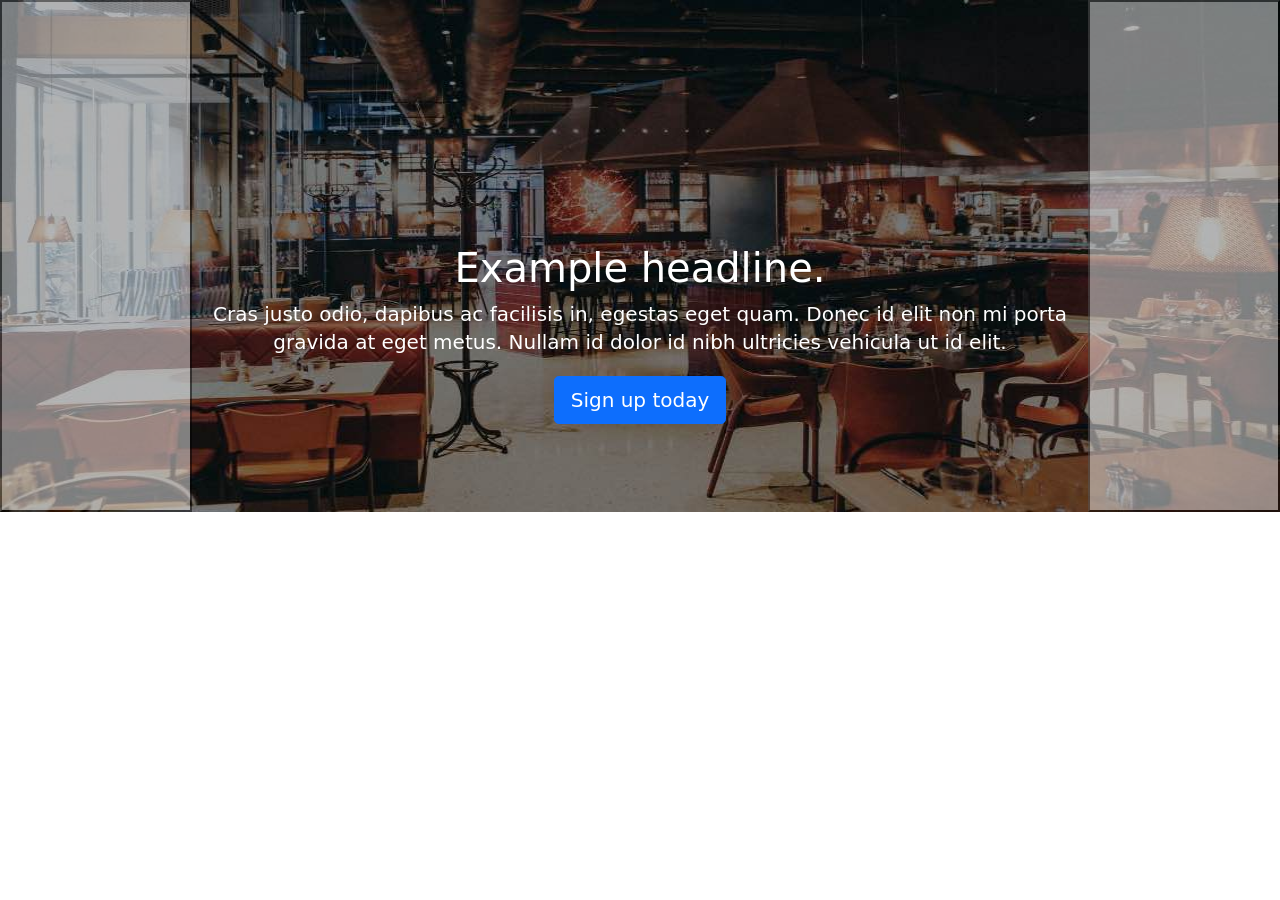
<file: kadai_003/index_for_student.html>
<html lang="en">
  <head>
    <meta charset="utf-8">
    <meta name="viewport" content="width=device-width, initial-scale=1">
    <meta name="description" content="">
    <meta name="author" content="Mark Otto, Jacob Thornton, and Bootstrap contributors">
    <meta name="generator" content="Hugo 0.79.0">
    <title>Carousel Template · Bootstrap v5.0</title>
    <link rel="canonical" href="https://getbootstrap.com/docs/5.0/examples/carousel/">
    <!-- ************************************************ bootstrap.min.cssの読み込み -->
    <link href="dist/css/bootstrap.min.css" rel="stylesheet">
    <!-- ************************************************ carousel.cssの読み込み -->
    <link href="carousel.css" rel="stylesheet">
    <!-- ************************************************ bootstrap.bundle.min.jsの読み込み -->
    <script src="dist/js/bootstrap.bundle.min.js" defer></script>
</head>
<body>
   <main>
     <!-- ************************************************ カルーセル開始 -->
    <div id="carouselExampleFade" class="carousel slide carousel-fade" data-bs-ride="carousel">
     <div class="carousel-inner">
       <div class="carousel-item active">
         <img src="img/top_1.jpg" alt="サンプル画像1">
         <div class="container">
           <div class="carousel-caption">
             <h1>Example headline.</h1>
             <p>Cras justo odio, dapibus ac facilisis in, egestas eget quam. Donec id elit non mi porta gravida at eget
               metus. Nullam id dolor id nibh ultricies vehicula ut id elit.</p>
             <p><a class="btn btn-lg btn-primary" href="#" role="button">Sign up today</a></p>
           </div>
         </div>
       </div>

       <!-- ここから追加部分 -->
        <div class="carousel-item">
         <img src="img/top_2.jpg" alt="サンプル画像2">
         <div class="container">
           <div class="carousel-caption">
             <h1>Example headline.</h1>
             <p>Cras justo odio, dapibus ac facilisis in, egestas eget quam. Donec id elit non mi porta gravida at eget
               metus. Nullam id dolor id nibh ultricies vehicula ut id elit.</p>
             <p><a class="btn btn-lg btn-primary" href="#" role="button">Sign up today</a></p>
           </div>
         </div>
       </div>
        <div class="carousel-item">
         <img src="img/top_3.jpg" alt="サンプル画像3">
         <div class="container">
           <div class="carousel-caption">
             <h1>Example headline.</h1>
             <p>Cras justo odio, dapibus ac facilisis in, egestas eget quam. Donec id elit non mi porta gravida at eget
               metus. Nullam id dolor id nibh ultricies vehicula ut id elit.</p>
             <p><a class="btn btn-lg btn-primary" href="#" role="button">Sign up today</a></p>
           </div>
         </div>
       </div>
       </div>
        <button class="carousel-control-prev" type="button" data-bs-target="#carouselExampleFade" data-bs-slide="prev">
          <span class="carousel-control-prev-icon" aria-hidden="true"></span>
          <span class="visually-hidden">Previous</span>
        </button>
        <button class="carousel-control-next" type="button" data-bs-target="#carouselExampleFade" data-bs-slide="next">
          <span class="carousel-control-next-icon" aria-hidden="true"></span>
          <span class="visually-hidden">Next</span>
        </button>
        
       <!-- ここまで -->
    </div>
   <!-- ************************************************ カルーセル終了 -->
   </main>
</body>
</html>
</file>
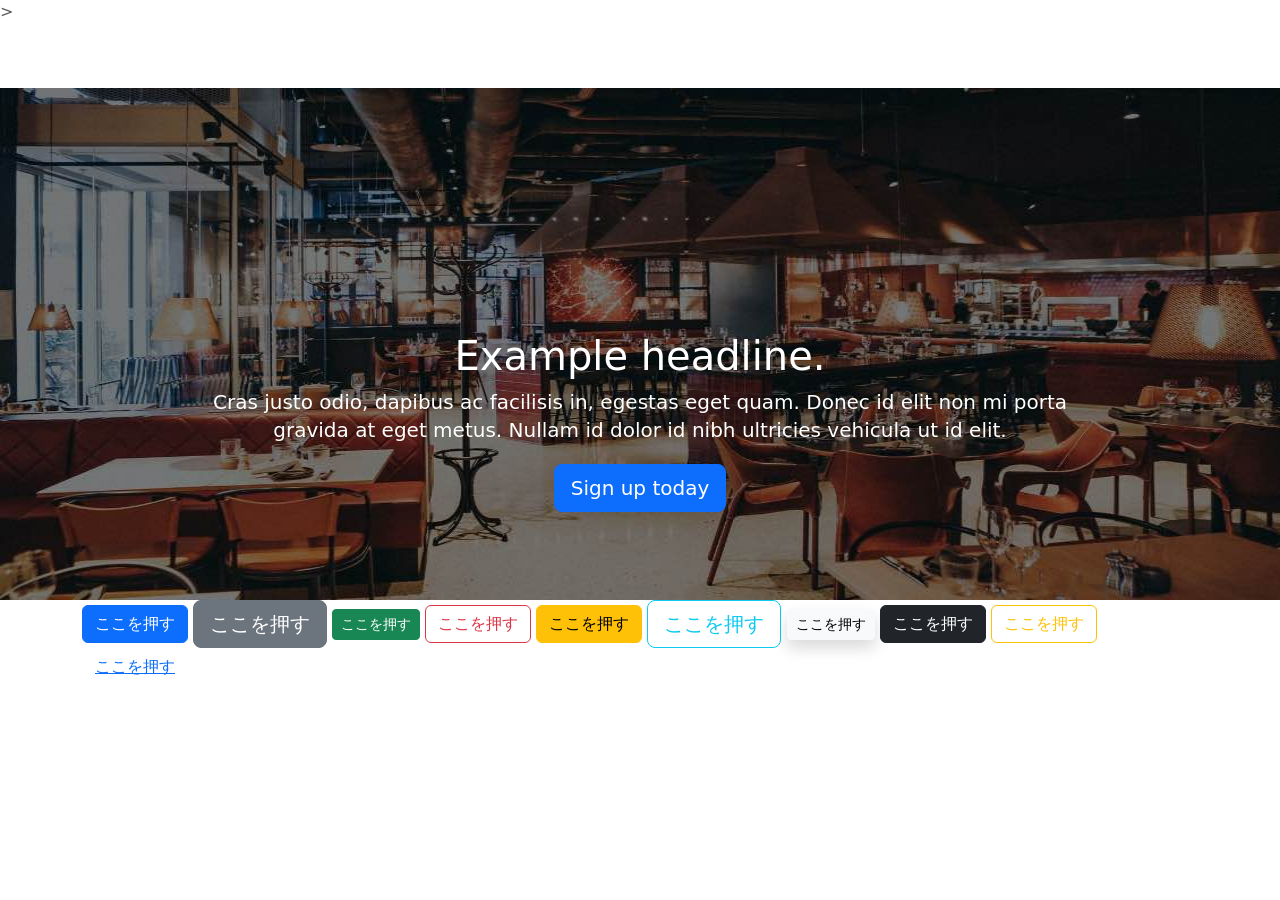
<file: kadai_004/index_for_student.html>
<!doctype html>
<html lang="en">
  <head>
    <meta charset="utf-8">
    <meta name="viewport" content="width=device-width, initial-scale=1">
    <meta name="description" content="">
    <meta name="author" content="Mark Otto, Jacob Thornton, and Bootstrap contributors">
    <meta name="generator" content="Hugo 0.79.0">
    <title>Carousel Template · Bootstrap v5.0</title>
    <link rel="canonical" href="https://getbootstrap.com/docs/5.0/examples/carousel/">
    <!-- ************************************************ bootstrap.min.cssの読み込み -->
    <link href="https://cdn.jsdelivr.net/npm/bootstrap@5.0.0-beta1/dist/css/bootstrap.min.css" rel="stylesheet" integrity="sha384-giJF6kkoqNQ00vy+HMDP7azOuL0xtbfIcaT9wjKHr8RbDVddVHyTfAAsrekwKmP1" crossorigin="anonymous">>
    <!-- ************************************************ carousel.cssの読み込み -->
    <link href="carousel.css" rel="stylesheet">
    <!-- ************************************************ bootstrap.bundle.min.jsの読み込み -->
    <script src="https://cdn.jsdelivr.net/npm/bootstrap@5.0.0-beta1/dist/js/bootstrap.bundle.min.js" integrity="sha384-ygbV9kiqUc6oa4msXn9868pTtWMgiQaeYH7/t7LECLbyPA2x65Kgf80OJFdroafW" crossorigin="anonymous" defer></script> 
  <body>
    <main>
      <!-- ************************************************ カールセル開始 -->
      <!-- <div id="myCarousel" class="carousel slide" data-bs-ride="carousel"> -->
      <div id="myCarousel" class="carousel slide" data-bs-ride="carousel"></div>
        <!-- <div class="carousel-inner"> -->
        <div class="carousel-inner">
          <!-- <div class="carousel-item active"> -->
          <div class="carousel-item active">
            <img src="img/top_1.jpg" alt="サンプル画像1">
            <div class="container">
              <!-- <div class="carousel-caption"> -->
              <div class="carousel-caption">
                <h1>Example headline.</h1>
                <p>Cras justo odio, dapibus ac facilisis in, egestas eget quam. Donec id elit non mi porta gravida at eget
                  metus. Nullam id dolor id nibh ultricies vehicula ut id elit.</p>
                <!-- <p><a class="btn btn-lg btn-primary" href="#" role="button">Sign up today</a></p> -->
                <p><a class="btn btn-lg btn-primary" href="#" role="button">Sign up today</a></p>
            </div>
          </div>
        </div>
      </div>
    </div>
    <!-- カールセル終了 -->

<!-- これ以後のコードは編集しないため省略しています -->
      <div class="container">
        <style>
        .button-test{ 
          /*　パディング（余白）上下方向10px 左右方向30px */
          padding:10px 30px;
          /* ボタンの幅　300px */
          width: 300px;
          /* フォント色　白 */
          color: white;
          /* テキスト中央揃え　*/
          text-align: center;
          /* フォントを太く　*/
          font-weight: bold;
          /*ボタンの角を丸める　*/
          border-radius: 5px;
          /* 上下左右方向の余白外側30px */
          margin: 30px;
          /* ボタンの影　*/
          box-shadow: 0 0 20px 0 rgba(0, 0, 0, 30%);
        }
        </style>
        <!--buttonテスト-->
        <button type="button" class="btn btn-primary">ここを押す</button>
        <button type="button" class="btn btn-secondary btn-lg">ここを押す</button>
        <button type="button" class="btn btn-success btn-sm">ここを押す</button>
        <button type="button" class="btn btn-outline-danger shwdow">ここを押す</button>
        <button type="button" class="btn btn-warning">ここを押す</button>
        <button type="button" class="btn btn-outline-info btn-lg">ここを押す</button>
        <button type="button" class="btn btn-light btn-sm shadow">ここを押す</button>
        <button type="button" class="btn btn-dark">ここを押す</button>
        <button type="button" class="btn btn-outline-warning">ここを押す</button>

        <button type="button" class="btn btn-link">ここを押す</button>
        </div>
      </div>
    </main>
  </body>

</html>
</file>
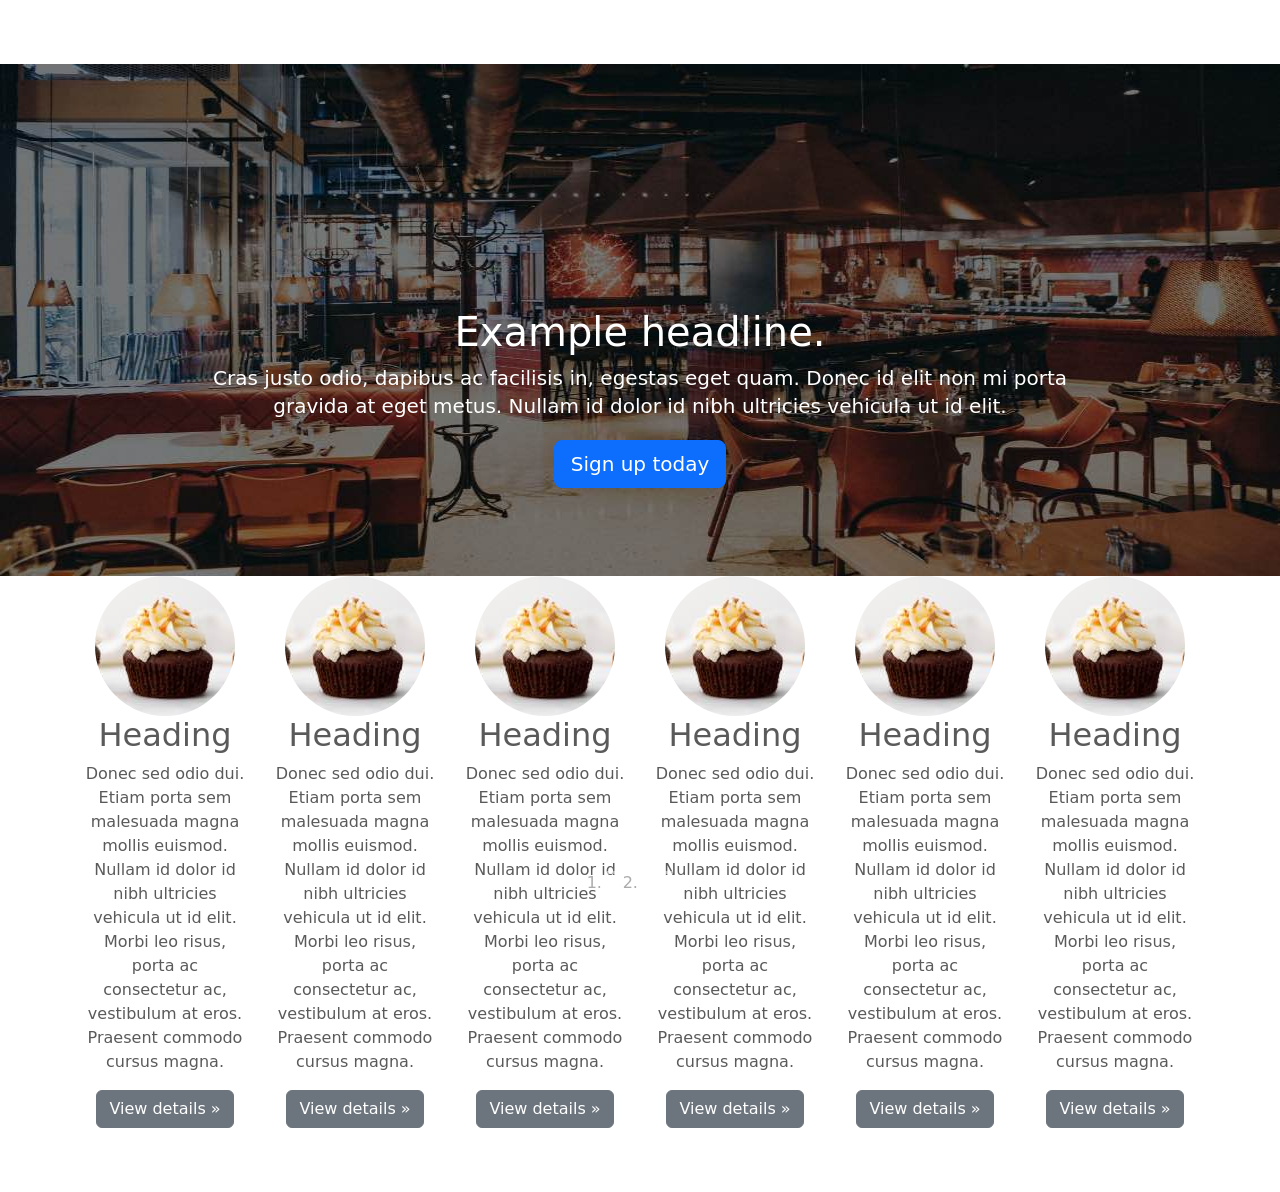
<file: kadai_005/index_for_student.html>
<!doctype html>
<html lang="en">
  <head>
    <meta charset="utf-8">
    <meta name="viewport" content="width=device-width, initial-scale=1">
    <meta name="description" content="">
    <meta name="author" content="Mark Otto, Jacob Thornton, and Bootstrap contributors">
    <meta name="generator" content="Hugo 0.79.0">
    <title>Carousel Template · Bootstrap v5.0</title>
    <link rel="canonical" href="https://getbootstrap.com/docs/5.0/examples/carousel/">
    <!-- ************************************************ bootstrap.min.cssの読み込み -->
    <link href="https://cdn.jsdelivr.net/npm/bootstrap@5.0.0-beta1/dist/css/bootstrap.min.css" rel="stylesheet" integrity="sha384-giJF6kkoqNQ00vy+HMDP7azOuL0xtbfIcaT9wjKHr8RbDVddVHyTfAAsrekwKmP1" crossorigin="anonymous">
    <!-- ************************************************ carousel.cssの読み込み -->
    <link href="carousel.css" rel="stylesheet">
    <!-- ************************************************ bootstrap.bundle.min.jsの読み込み -->
    <script src="https://cdn.jsdelivr.net/npm/bootstrap@5.0.0-beta1/dist/js/bootstrap.bundle.min.js" integrity="sha384-ygbV9kiqUc6oa4msXn9868pTtWMgiQaeYH7/t7LECLbyPA2x65Kgf80OJFdroafW" crossorigin="anonymous" defer></script> 
  <body>
    <main>
      <!-- ************************************************ カールセル開始 -->
      <!-- <div id="myCarousel" class="carousel slide" data-bs-ride="carousel"> -->
      <div id="myCarousel" class="carousel slide" data-bs-ride="carousel"></div>
        <ol class="carousel-indicators">
         <li data-bs-target="#carouselExampleCaptions" data-bs-slide-to="1"></li>
         <li data-bs-target="#carouselExampleCaptions" data-bs-slide-to="2"></li>
       </ol>
        <!-- <div class="carousel-inner"> -->
        <div class="carousel-inner">
          <!-- <div class="carousel-item active"> -->
          <div class="carousel-item active">
            <img src="img/top_1.jpg" alt="サンプル画像1">
            <div class="container">
              <!-- <div class="carousel-caption"> -->
              <div class="carousel-caption">
                <h1>Example headline.</h1>
                <p>Cras justo odio, dapibus ac facilisis in, egestas eget quam. Donec id elit non mi porta gravida at eget
                  metus. Nullam id dolor id nibh ultricies vehicula ut id elit.</p>
                <!-- <p><a class="btn btn-lg btn-primary" href="#" role="button">Sign up today</a></p> -->
                <p><a class="btn btn-lg btn-primary" href="#" role="button">Sign up today</a></p>
            </div>
          </div>
        </div>
      </div>
    </div>
    <!-- カールセル終了 -->

    <div class="container">
      <div class="row">
        <div class="col-md-2 col-6 text-center">

          <!--start col-lg-4 -->
          <img src="img/cake.jpg" class="rounded-circle" alt="サンプル画像2">
          
          <h2>Heading</h2>
          <p>
            Donec sed odio dui. Etiam porta sem malesuada magna mollis 
            euismod. Nullam id dolor id nibh ultricies vehicula ut id elit. 
            Morbi leo risus, porta ac consectetur ac, vestibulum at eros. 
            Praesent commodo cursus magna.
          </p>
          <P><a class="btn btn-secondary" href="#" role="button">View details &raquo;</a></P>
        </div>

        <div class="col-md-2 col-6 text-center">
          <img src="img/cake.jpg" class="rounded-circle" alt="サンプル画像2">
          <h2>Heading</h2>
          <P>
            Donec sed odio dui. Etiam porta sem malesuada magna mollis 
            euismod. Nullam id dolor id nibh ultricies vehicula ut id elit. 
            Morbi leo risus, porta ac consectetur ac, vestibulum at eros. 
            Praesent commodo cursus magna.
          </P>
          <P><a class="btn btn-secondary" href="#" role="button">View details &raquo;</a></P>
        </div>
        <div class="col-md-2 col-6 text-center">
          <img src="img/cake.jpg" class="rounded-circle" alt="サンプル画像2">
          <h2>Heading</h2>
          <P>
            Donec sed odio dui. Etiam porta sem malesuada magna mollis 
            euismod. Nullam id dolor id nibh ultricies vehicula ut id elit. 
            Morbi leo risus, porta ac consectetur ac, vestibulum at eros. 
            Praesent commodo cursus magna.
          </P>
          <P><a class="btn btn-secondary" href="#" role="button">View details &raquo;</a></P>
        </div>
        <div class="col-md-2 col-6 text-center">
          <img src="img/cake.jpg" class="rounded-circle" alt="サンプル画像2">
          <h2>Heading</h2>
          <P>
            Donec sed odio dui. Etiam porta sem malesuada magna mollis 
            euismod. Nullam id dolor id nibh ultricies vehicula ut id elit. 
            Morbi leo risus, porta ac consectetur ac, vestibulum at eros. 
            Praesent commodo cursus magna.
          </P>
          <P><a class="btn btn-secondary" href="#" role="button">View details &raquo;</a></P>
        </div>
        <div class="col-md-2 col-6 text-center">
          <img src="img/cake.jpg" class="rounded-circle" alt="サンプル画像2">
          <h2>Heading</h2>
          <P>
            Donec sed odio dui. Etiam porta sem malesuada magna mollis 
            euismod. Nullam id dolor id nibh ultricies vehicula ut id elit. 
            Morbi leo risus, porta ac consectetur ac, vestibulum at eros. 
            Praesent commodo cursus magna.
          </P>
          <P><a class="btn btn-secondary" href="#" role="button">View details &raquo;</a></P>
        </div>
        <div class="col-md-2 col-6 text-center">
          <img src="img/cake.jpg" class="rounded-circle" alt="サンプル画像2">
          <h2>Heading</h2>
          <P>
            Donec sed odio dui. Etiam porta sem malesuada magna mollis 
            euismod. Nullam id dolor id nibh ultricies vehicula ut id elit. 
            Morbi leo risus, porta ac consectetur ac, vestibulum at eros. 
            Praesent commodo cursus magna.
          </P>
          <P><a class="btn btn-secondary" href="#" role="button">View details &raquo;</a></P>
        </div>
      </div>
    </div>
<!--<div class='containar marketing'-->

<!-- これ以後のコードは編集しないため省略しています -->
      

        </div>
      </div>
    </main>
  </body>

</html>
</file>
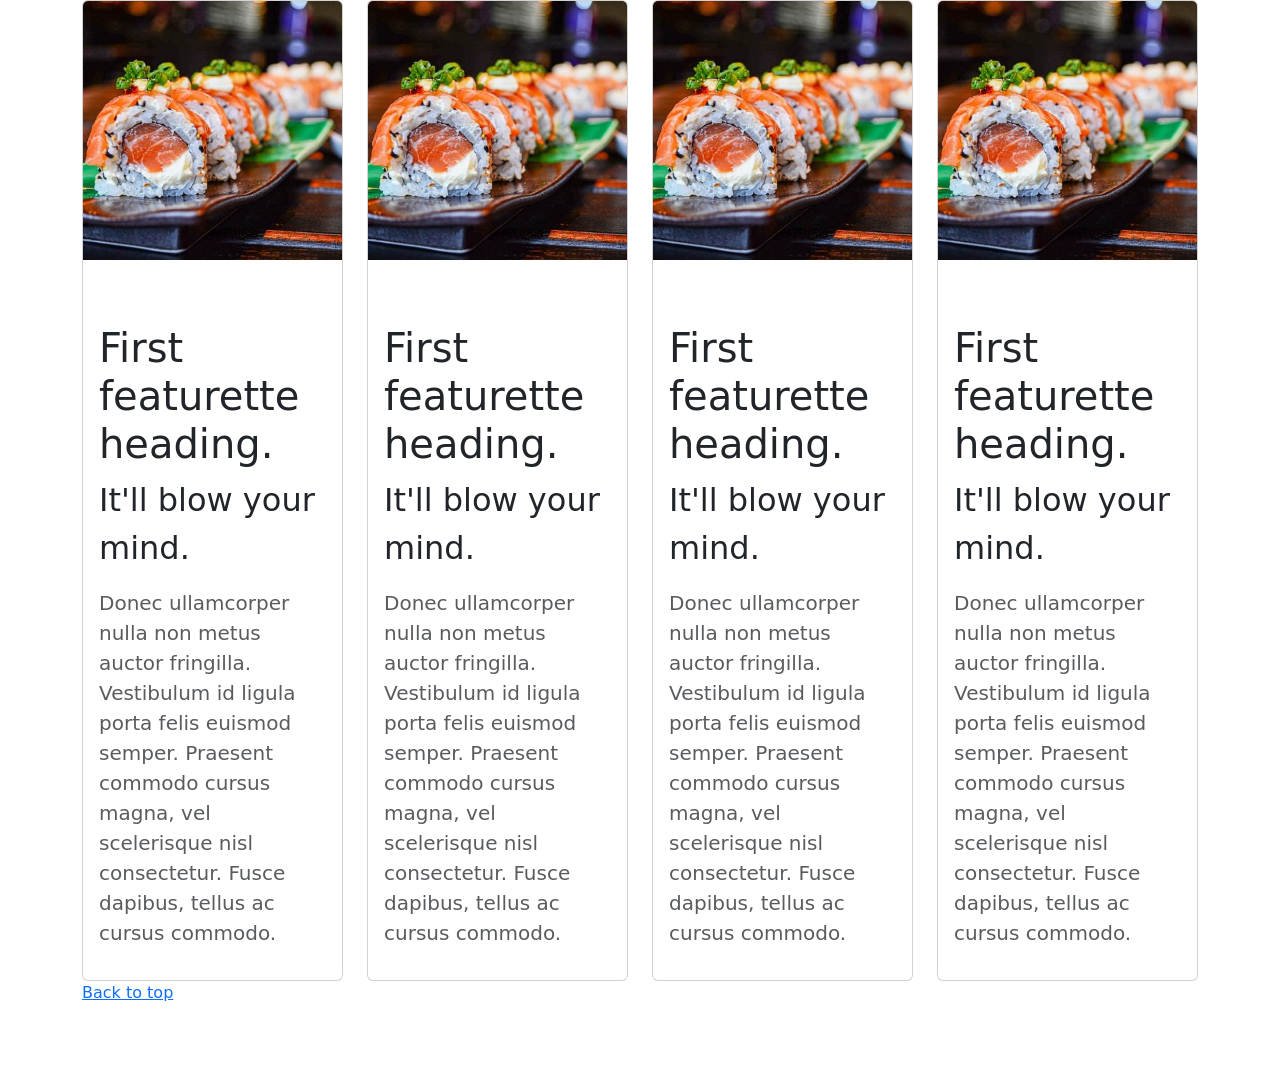
<file: kadai_006/index_for_student.html>
<!doctype html>
<html lang="en">
  <head>
    <meta charset="utf-8">
    <meta name="viewport" content="width=device-width, initial-scale=1">
    <meta name="description" content="">
    <meta name="author" content="Mark Otto, Jacob Thornton, and Bootstrap contributors">
    <meta name="generator" content="Hugo 0.79.0">
    <title>Carousel Template · Bootstrap v5.0</title>
    <link rel="canonical" href="https://getbootstrap.com/docs/5.0/examples/carousel/">
    <!-- ************************************************ bootstrap.min.cssの読み込み -->
    <link href="https://cdn.jsdelivr.net/npm/bootstrap@5.0.0-beta1/dist/css/bootstrap.min.css" rel="stylesheet" integrity="sha384-giJF6kkoqNQ00vy+HMDP7azOuL0xtbfIcaT9wjKHr8RbDVddVHyTfAAsrekwKmP1" crossorigin="anonymous">
    <!-- ************************************************ carousel.cssの読み込み -->
    <link href="carousel.css" rel="stylesheet">
    <!-- ************************************************ bootstrap.bundle.min.jsの読み込み -->
    <script src="https://cdn.jsdelivr.net/npm/bootstrap@5.0.0-beta1/dist/js/bootstrap.bundle.min.js" integrity="sha384-ygbV9kiqUc6oa4msXn9868pTtWMgiQaeYH7/t7LECLbyPA2x65Kgf80OJFdroafW" crossorigin="anonymous" defer></script> 
  <body>
    <main>
      <!-- ************************************************ カールセル開始 -->
     
    <!-- カールセル終了 -->

  <!--1つ目-->
    <div class="container marketing">
      <div class="row row-cols-md-4">
        <div class="col">
          <div class="card">
            <img src="img/sushi.jpg" class="card-img-top" alt="サンプル画像３">
              <div class="card-body">
                <h5 class="fs-1 mt-5">First featurette heading.</h5>
                <p class="fs-2">It'll blow your mind.</p>
                <p class="lead">
                  <span class="text-muted">Donec ullamcorper nulla non metus auctor fringilla. Vestibulum id ligula porta felis
                    euismod
                    semper. Praesent commodo cursus magna, vel scelerisque nisl consectetur. Fusce dapibus, tellus ac cursus
                    commodo.
                  </span>
                </p>
              </div>
            </div>
          </div>
  <!--2つ目-->
          <div class="col">
            <div class="card">
            <img src="img/sushi.jpg" class="card-img-top" alt="サンプル画像３">
              <div class="card-body">
                <h5 class="fs-1 mt-5">First featurette heading.</h5>
                <p class="fs-2">It'll blow your mind.</p>
                <p class="lead">
                  <span class="text-muted">Donec ullamcorper nulla non metus auctor fringilla. Vestibulum id ligula porta felis
                    euismod
                    semper. Praesent commodo cursus magna, vel scelerisque nisl consectetur. Fusce dapibus, tellus ac cursus
                    commodo.
                  </span>
                </p>
              </div>
            </div>
          </div>
  <!--３つ目-->
          <div class="col">
            <div class="card">
            <img src="img/sushi.jpg" class="card-img-top" alt="サンプル画像３">
              <div class="card-body">
                <h5 class="fs-1 mt-5">First featurette heading.</h5>
                <p class="fs-2">It'll blow your mind.</p>
                <p class="lead">
                  <span class="text-muted">Donec ullamcorper nulla non metus auctor fringilla. Vestibulum id ligula porta felis
                    euismod
                    semper. Praesent commodo cursus magna, vel scelerisque nisl consectetur. Fusce dapibus, tellus ac cursus
                    commodo.
                  </span>
                </p>
              </div>
            </div>
          </div>
    <!--4つ目-->
          <div class="col">
            <div class="card">
            <img src="img/sushi.jpg" class="card-img-top" alt="サンプル画像３">
              <div class="card-body">
                <h5 class="fs-1 mt-5">First featurette heading.</h5>
                <p class="fs-2">It'll blow your mind.</p>
                <p class="lead">
                  <span class="text-muted">Donec ullamcorper nulla non metus auctor fringilla. Vestibulum id ligula porta felis
                    euismod
                    semper. Praesent commodo cursus magna, vel scelerisque nisl consectetur. Fusce dapibus, tellus ac cursus
                    commodo.
                  </span>
                </p>
             </div>
          </div>
        </div>
      </div>
     </div>
       <footer class="container">
       <p class=""><a href="#">Back to top</a></p>
       </footer>
    </div>

    </main>

  </body>

</html>
</file>
<file: code_for_design_comp/stylesheet/style.css>
/* 共通 */
html,
body {
  overflow-x: hidden;
}

body {
  color: #000000;
  font-family: 'Noto Sans JP', sans-serif;
  padding-bottom: 0;

}

p {
  line-height: 2.0em;
  font-weight: 100;
  font-style: normal;
  font-size: 14px;
}

.section_title {
  font-size: 36px;
  /* フォントの太さ６００　標準は４００ */
  font-weight: 600;
}

/* section.titleに類似要素を追加 */
.section_title::after {
  /* 類似要素はデフォルトでインライン要素のためブロック要素に変更 */
  display: block;

  /* サブタイトル文字の大きさや余白を設定 */
  font-size: 14px;
  font-weight: 400;
  padding: 16px 0 16px;
  /*下線の幅を100pxに設定 */
  width: 100px;
  /* 下線を直線・1px・黒色に設定 */
  border-bottom: solid 1px #000000;
}

/* ナビゲーションバー */
.navbar_brand_logo {

  /* サイズを32pxの正方形へ変更 */
  width: 32px;
  height: 32px;

  /* imgはインライン要素なのでインラインブロックに設定 */
  display: inline-block;

  /* 'SAMURAI KICKEN' 文字と空白を15pxに設定 */
  margin-right: 15px;
}

/* カンマで区切ると複数のクラスに適用可能 */
.my_navbar_brand,
.my_nav_link {

  /* フォントサイズを16pxに設定 */
  font-size: 16px;

  /* フォントをserif体に設定 */
  font-family: 'Lora', serif;

  /* フォント色を黒色に設定 */
  color: #000000 !important;
}

/* Bootstrapのボタンに初期設定されている周囲のborder(枠線)を消す */
.navbar-toggler {
  padding: 0 !important;
  border: none;
}

/* ハンバーガーボタンをチェック状態である（押されている）とき、閉じるボタン（×）を表示する */
#hamburger_btn_check:checked~.hamburger_btn .btn_close {
  display: block;
}

/* ハンバーガーボタンがチェック状態である（押されている）とき、ハンバーガーボタンを表示しない */
#hamburger_btn_check:checked~.hamburger_btn .btn_open {
  display: none;
}

/* 最初に表示した時は、閉じるボタン（×）は表示しない */
.btn_close {
  display: none;
}

/* ハンバーガーボタンが押されているかを判断するためのチェックボックスは隠す */
#hamburger_btn_check {
  display: none;
}


/* カールセル */
.my_carousel_caption {
font-size: 52px;
padding-top: 1.25em;
padding-bottom: 1.25em;

color: #fff;

text-align: center;
font-family: 'Lora',serif;
line-height: 1.5em;
}

/* 類似要素でアイコンを配置。前に配置しています */
.my_carousel_caption::before {
  content: url(../img/logoSymbol_White.png);
  display: block;
}

/* スマートフォン画面幅（画面幅が最大３７５pxまで）の場合、以下のスタイルを適用。 */
@media screen and (max-width:375px) {
  .my_carousel_caption {
    font-size: 27px;
  } 
}

/* carousel-itemの高さを３２remに指定 */
.carousel-item {
  height: 32rem;
}
/* carousel-item直下の子要素imgタグに設定 */
.carousel-item>img {
  /* 絶対位置を指定 */
  position: absolute;
  top: 0;
  left: 0;
  min-width: 100%;

  /* 高さはcarousel-itemに揃える */
  height: 32rem;
}

/*  アバウト */

/*aboutクラスの後に’私たちについて’の文字を追加 */
.about::after {
  content: "私たちについて";
}

.about_us_bg {
  background-color: #FFE6A5;
}

/* ギャラリー */
.gallery::after {
  content: "ギャラリー";
  margin: 0 auto 0;
}

/*  メニュー */
.menu::after {
  content:"メニュー";
  margin: 0 auto 0;
}

.menu_title {
  font-size: 18px;
  font-weight: 600;
  font-family: normal;
}

.menu_price {
  font-size: 20px;
  font-weight: 400;
  font-family: 'Lora',serif;
}

/* レビュー */
/* 背景画像を設定 */
.review_wrapper {
  background-image: url(../img/background-reviews.jpg);
  background-repeat: no-repeat;
  background-size: cover;
}

/* サブタイトルを類似要素で表示 */
.review::after {
  content:"お客様の声";
  margin: 0 auto 0;
  border-bottom: solid 1px #FFFFFF;
}

/* 白い背景色の高さを固定 */
.h_420 {
  height: 420px;
  position: relative;
}

/*　レビューの画像を修正 */
.reviewer_img {
  width: 48px;
  height: 48px;

  border-radius: 50%;
  margin-right: 16px;
}

/* 星のアイコン画像 */
.star_img {
  width: 25px;
  height: 25px;
}

/* 詳細ボタンを下部に固定 */
.fix_bottom {
  /* positionプロパティで絶対位置 */
  position: absolute;
  width: 80px;
  height: 44px;
  left: 24px;
  bottom: 24px;
}

/* アクセス */
.access::after {
  content: "アクセス";
  margin: 0 auto 0;
}


/* フッター */
  /* 背景色を画像の背景と同じ色に設定 */
#footer {
  background-color: #FAFAFA;
}
/* position: abosoluteで下からの距離で固定 */
.copy_right {
  font-size: 14px;

  /*先祖要素のdivタグの左下の角を基準に絶対位置で固定する */
  position: absolute;

  /* 下から１rem 左から１２px */
  bottom: 1rem;
  left: 12px;
  display: flex;
}

/* copy_rightのクラスを適用したdivタグの子要素のpタグに適用される */
.copy_right > p {
  margin-right: 5rem;
  margin-bottom: 0;
}

/* copy_rightのクラスを適用したdivタグの子要素で、sns_imgクラスを適用しているimgタグに適用される */
.copy_right > img.sns_img {

  /* SNSアイコンのサイズ２４px */
  height: 24px;
  width: 24px;

  /* 右方向へ余白１０px */
  margin-right: 10px;
  margin-top: 0;
}

/* restaurant_info直下の子要素pタグ全てに適用される */
.restaurant_info p {
  font-weight: 400;
  line-height: 1.5;
  font-size: 16px;
}

/* restaurant_info直下の子要素imgタグ全てに適用される */
.restaurant_info img {
  width: 20px;
  height: 20px;
  margin-right: 10px;
  line-height: 1.5;
  margin-top: auto;
}

/* サイトアイコンを６４pxに設定 */
.footer_brand_logo {
  width: 64px;
  height: 64px;
  display: inline-block;
  /* 右側余白１５px */
  margin-right: 15px;
}

/* サイトタイトルのフォントをserif体（明朝体）に設定 */
.footer_text {
  font-size: 24px;
  font-family: 'Lora',serif;
}

/* スマートフォン画面幅（最大９９１pxまで）でスタイル適用 */
@media screen and (max-width: 991px) {
  .footer_text,
  .copy_right {
    margin-top: 2rem;
    text-align: center;
    position: relative;
  }  

  .copy_right > p, 
  .copy_right > img {
    margin-right: 1rem;
    font-size: 14px;
    line-height: 35px;
  }
}
</file>
<file: kadai_015/stylesheet/style.css>
/* 共通 */
html,
body {
  overflow-x: hidden;
}

body {
  color: #000000;
  font-family: 'Noto Sans JP', sans-serif;
  padding-bottom: 0;

}

p {
  line-height: 2.0em;
  font-weight: 100;
  font-style: normal;
  font-size: 14px;
}

.section_title {
  font-size: 36px;
  /* フォントの太さ６００　標準は４００ */
  font-weight: 600;
}

/* section.titleに類似要素を追加 */
.section_title::after {
  /* 類似要素はデフォルトでインライン要素のためブロック要素に変更 */
  display: block;

  /* サブタイトル文字の大きさや余白を設定 */
  font-size: 14px;
  font-weight: 400;
  padding: 16px 0 16px;
  /*下線の幅を100pxに設定 */
  width: 100px;
  /* 下線を直線・1px・黒色に設定 */
  border-bottom: solid 1px #000000;
}

/* ナビゲーションバー */
.navbar_brand_logo {

  /* サイズを32pxの正方形へ変更 */
  width: 32px;
  height: 32px;

  /* imgはインライン要素なのでインラインブロックに設定 */
  display: inline-block;

  /* 'SAMURAI KICKEN' 文字と空白を15pxに設定 */
  margin-right: 15px;
}

/* カンマで区切ると複数のクラスに適用可能 */
.my_navbar_brand,
.my_nav_link {

  /* フォントサイズを16pxに設定 */
  font-size: 16px;

  /* フォントをserif体に設定 */
  font-family: 'Lora', serif;

  /* フォント色を黒色に設定 */
  color: #000000 !important;
}

/* Bootstrapのボタンに初期設定されている周囲のborder(枠線)を消す */
.navbar-toggler {
  padding: 0 !important;
  border: none;
}

/* ハンバーガーボタンをチェック状態である（押されている）とき、閉じるボタン（×）を表示する */
#hamburger_btn_check:checked~.hamburger_btn .btn_close {
  display: block;
}

/* ハンバーガーボタンがチェック状態である（押されている）とき、ハンバーガーボタンを表示しない */
#hamburger_btn_check:checked~.hamburger_btn .btn_open {
  display: none;
}

/* 最初に表示した時は、閉じるボタン（×）は表示しない */
.btn_close {
  display: none;
}

/* ハンバーガーボタンが押されているかを判断するためのチェックボックスは隠す */
#hamburger_btn_check {
  display: none;
}


/* カールセル */
.my_carousel_caption {
font-size: 52px;
padding-top: 1.25em;
padding-bottom: 1.25em;

color: #fff;

text-align: center;
font-family: 'Lora',serif;
line-height: 1.5em;
}

/* 類似要素でアイコンを配置。前に配置しています */
.my_carousel_caption::before {
  content: url(../img/logoSymbol_White.png);
  display: block;
}

/* スマートフォン画面幅（画面幅が最大３７５pxまで）の場合、以下のスタイルを適用。 */
@media screen and (max-width:375px) {
  .my_carousel_caption {
    font-size: 27px;
  } 
}

/* carousel-itemの高さを３２remに指定 */
.carousel-item {
  height: 32rem;
}
/* carousel-item直下の子要素imgタグに設定 */
.carousel-item>img {
  /* 絶対位置を指定 */
  position: absolute;
  top: 0;
  left: 0;
  min-width: 100%;

  /* 高さはcarousel-itemに揃える */
  height: 32rem;
}

/*  アバウト */

/*aboutクラスの後に’私たちについて’の文字を追加 */
.about::after {
  content: "私たちについて";
}

.about_us_bg {
  background-color: #FFE6A5;
}

/* ギャラリー */
.gallery::after {
  content: "ギャラリー";
  margin: 0 auto 0;
}

/*  メニュー */
.menu::after {
  content:"メニュー";
  margin: 0 auto 0;
}

.menu_title {
  font-size: 18px;
  font-weight: 600;
  font-family: normal;
}

.menu_price {
  font-size: 20px;
  font-weight: 400;
  font-family: 'Lora',serif;
}

/* レビュー */
/* 背景画像を設定 */
.review_wrapper {
  background-image: url(../img/background-reviews.jpg);
  background-repeat: no-repeat;
  background-size: cover;
}

/* サブタイトルを類似要素で表示 */
.review::after {
  content:"お客様の声";
  margin: 0 auto 0;
  border-bottom: solid 1px #FFFFFF;
}

/* 白い背景色の高さを固定 */
.h_420 {
  height: 420px;
  position: relative;
}

/*　レビューの画像を修正 */
.reviewer_img {
  width: 48px;
  height: 48px;

  border-radius: 50%;
  margin-right: 16px;
}

/* 星のアイコン画像 */
.star_img {
  width: 25px;
  height: 25px;
}

/* 詳細ボタンを下部に固定 */
.fix_bottom {
  /* positionプロパティで絶対位置 */
  position: absolute;
  width: 80px;
  height: 44px;
  left: 24px;
  bottom: 24px;
}

/* CHEF */
.chef::after {
  content: "シェフ";
}

.about_chef {
  background-color: #fdf5e6;
}




/* アクセス */
.access::after {
  content: "アクセス";
  margin: 0 auto 0;
}


/* フッター */
  /* 背景色を画像の背景と同じ色に設定 */
#footer {
  background-color: #FAFAFA;
}
/* position: abosoluteで下からの距離で固定 */
.copy_right {
  font-size: 14px;

  /*先祖要素のdivタグの左下の角を基準に絶対位置で固定する */
  position: absolute;

  /* 下から１rem 左から１２px */
  bottom: 1rem;
  left: 12px;
  display: flex;
}

/* copy_rightのクラスを適用したdivタグの子要素のpタグに適用される */
.copy_right > p {
  margin-right: 5rem;
  margin-bottom: 0;
}

/* copy_rightのクラスを適用したdivタグの子要素で、sns_imgクラスを適用しているimgタグに適用される */
.copy_right > img.sns_img {

  /* SNSアイコンのサイズ２４px */
  height: 24px;
  width: 24px;

  /* 右方向へ余白１０px */
  margin-right: 10px;
  margin-top: 0;
}

/* restaurant_info直下の子要素pタグ全てに適用される */
.restaurant_info p {
  font-weight: 400;
  line-height: 1.5;
  font-size: 16px;
}

/* restaurant_info直下の子要素imgタグ全てに適用される */
.restaurant_info img {
  width: 20px;
  height: 20px;
  margin-right: 10px;
  line-height: 1.5;
  margin-top: auto;
}

/* サイトアイコンを６４pxに設定 */
.footer_brand_logo {
  width: 64px;
  height: 64px;
  display: inline-block;
  /* 右側余白１５px */
  margin-right: 15px;
}

/* サイトタイトルのフォントをserif体（明朝体）に設定 */
.footer_text {
  font-size: 24px;
  font-family: 'Lora',serif;
}

/* スマートフォン画面幅（最大９９１pxまで）でスタイル適用 */
@media screen and (max-width: 991px) {
  .footer_text,
  .copy_right {
    margin-top: 2rem;
    text-align: center;
    position: relative;
  }  

  .copy_right > p, 
  .copy_right > img {
    margin-right: 1rem;
    font-size: 14px;
    line-height: 35px;
  }
}
</file>
<file: kadai_003/carousel.css>
/* ----------------------------------------------- 全体の文字色修正と下部の余白の調整 */
body {
  /* padding-top: 3rem; */
  padding-bottom: 3rem;
  color: #5a5a5a;
}

/* ----------------------------------------------- カルーセルのカスタマイズ */
.carousel {
  margin-bottom: 4rem;
}

.carousel-caption {
  bottom: 3rem;
  z-index: 10;
}

.carousel-item {
  height: 32rem;
}

.carousel-item > img {
  position: absolute;
  top: 0;
  left: 0;
  min-width: 100%;
  height: 32rem;
}

/* ----------------------------------------------- マーケティングコンテンツ */
.marketing .col-lg-4 {
  margin-bottom: 1.5rem;
  text-align: center;
}

.marketing h2 {
  font-weight: 400;
}

/* rtl:begin:ignore */
.marketing .col-lg-4 p {
  margin-right: .75rem;
  margin-left: .75rem;
}

/* rtl:end:ignore */

/* ----------------------------------------------- フィーチャーレット */
.featurette-divider {
  margin: 5rem 0;
  /* Space out the Bootstrap <hr> more */
}

.featurette-heading {
  font-weight: 300;
  line-height: 1;
  /* rtl:remove */
  letter-spacing: -.05rem;
}

/* ----------------------------------------------- レスポンシブデザイン */
@media (min-width: 40em) {
  .carousel-caption p {
    margin-bottom: 1.25rem;
    font-size: 1.25rem;
    line-height: 1.4;
  }

  .featurette-heading {
    font-size: 50px;
  }
}

@media (min-width: 62em) {
  .featurette-heading {
    margin-top: 7rem;
  }
}
</file>
<file: kadai_004/carousel.css>
/* ----------------------------------------------- 全体の文字色修正と下部の余白の調整 */
body {
  /* padding-top: 3rem; */
  padding-bottom: 3rem;
  color: #5a5a5a;
}

/* ----------------------------------------------- カルーセルのカスタマイズ */
.carousel {
  margin-bottom: 4rem;
}

.carousel-caption {
  bottom: 3rem;
  z-index: 10;
}

.carousel-item {
  height: 32rem;
}

.carousel-item > img {
  position: absolute;
  top: 0;
  left: 0;
  min-width: 100%;
  height: 32rem;
}

/* ----------------------------------------------- マーケティングコンテンツ */
.marketing .col-lg-4 {
  margin-bottom: 1.5rem;
  text-align: center;
}

.marketing h2 {
  font-weight: 400;
}

/* rtl:begin:ignore */
.marketing .col-lg-4 p {
  margin-right: .75rem;
  margin-left: .75rem;
}

/* rtl:end:ignore */

/* ----------------------------------------------- フィーチャーレット */
.featurette-divider {
  margin: 5rem 0;
  /* Space out the Bootstrap <hr> more */
}

.featurette-heading {
  font-weight: 300;
  line-height: 1;
  /* rtl:remove */
  letter-spacing: -.05rem;
}

/* ----------------------------------------------- レスポンシブデザイン */
@media (min-width: 40em) {
  .carousel-caption p {
    margin-bottom: 1.25rem;
    font-size: 1.25rem;
    line-height: 1.4;
  }

  .featurette-heading {
    font-size: 50px;
  }
}

@media (min-width: 62em) {
  .featurette-heading {
    margin-top: 7rem;
  }
}
</file>
<file: kadai_005/carousel.css>
/* ----------------------------------------------- 全体の文字色修正と下部の余白の調整 */
body {
  /* padding-top: 3rem; */
  padding-bottom: 3rem;
  color: #5a5a5a;
}

/* ----------------------------------------------- カルーセルのカスタマイズ */
.carousel {
  margin-bottom: 4rem;
}

.carousel-caption {
  bottom: 3rem;
  z-index: 10;
}

.carousel-item {
  height: 32rem;
}

.carousel-item > img {
  position: absolute;
  top: 0;
  left: 0;
  min-width: 100%;
  height: 32rem;
}

/* ----------------------------------------------- マーケティングコンテンツ */
.marketing .col-lg-4 {
  margin-bottom: 1.5rem;
  text-align: center;
}

.marketing h2 {
  font-weight: 400;
}

/* rtl:begin:ignore */
.marketing .col-lg-4 p {
  margin-right: .75rem;
  margin-left: .75rem;
}

/* rtl:end:ignore */

/* ----------------------------------------------- フィーチャーレット */
.featurette-divider {
  margin: 5rem 0;
  /* Space out the Bootstrap <hr> more */
}

.featurette-heading {
  font-weight: 300;
  line-height: 1;
  /* rtl:remove */
  letter-spacing: -.05rem;
}

/* ----------------------------------------------- レスポンシブデザイン */
@media (min-width: 40em) {
  .carousel-caption p {
    margin-bottom: 1.25rem;
    font-size: 1.25rem;
    line-height: 1.4;
  }

  .featurette-heading {
    font-size: 50px;
  }
}

@media (min-width: 62em) {
  .featurette-heading {
    margin-top: 7rem;
  }
}
</file>
<file: kadai_006/carousel.css>
/* ----------------------------------------------- 全体の文字色修正と下部の余白の調整 */
body {
  /* padding-top: 3rem; */
  padding-bottom: 3rem;
  color: #5a5a5a;
}

/* ----------------------------------------------- カルーセルのカスタマイズ */
.carousel {
  margin-bottom: 4rem;
}

.carousel-caption {
  bottom: 3rem;
  z-index: 10;
}

.carousel-item {
  height: 32rem;
}

.carousel-item > img {
  position: absolute;
  top: 0;
  left: 0;
  min-width: 100%;
  height: 32rem;
}

/* ----------------------------------------------- マーケティングコンテンツ */
.marketing .col-lg-4 {
  margin-bottom: 1.5rem;
  text-align: center;
}

.marketing h2 {
  font-weight: 400;
}

/* rtl:begin:ignore */
.marketing .col-lg-4 p {
  margin-right: .75rem;
  margin-left: .75rem;
}

/* rtl:end:ignore */

/* ----------------------------------------------- フィーチャーレット */
.featurette-divider {
  margin: 5rem 0;
  /* Space out the Bootstrap <hr> more */
}

.featurette-heading {
  font-weight: 300;
  line-height: 1;
  /* rtl:remove */
  letter-spacing: -.05rem;
}

/* ----------------------------------------------- レスポンシブデザイン */
@media (min-width: 40em) {
  .carousel-caption p {
    margin-bottom: 1.25rem;
    font-size: 1.25rem;
    line-height: 1.4;
  }

  .featurette-heading {
    font-size: 50px;
  }
}

@media (min-width: 62em) {
  .featurette-heading {
    margin-top: 7rem;
  }
}
</file>
